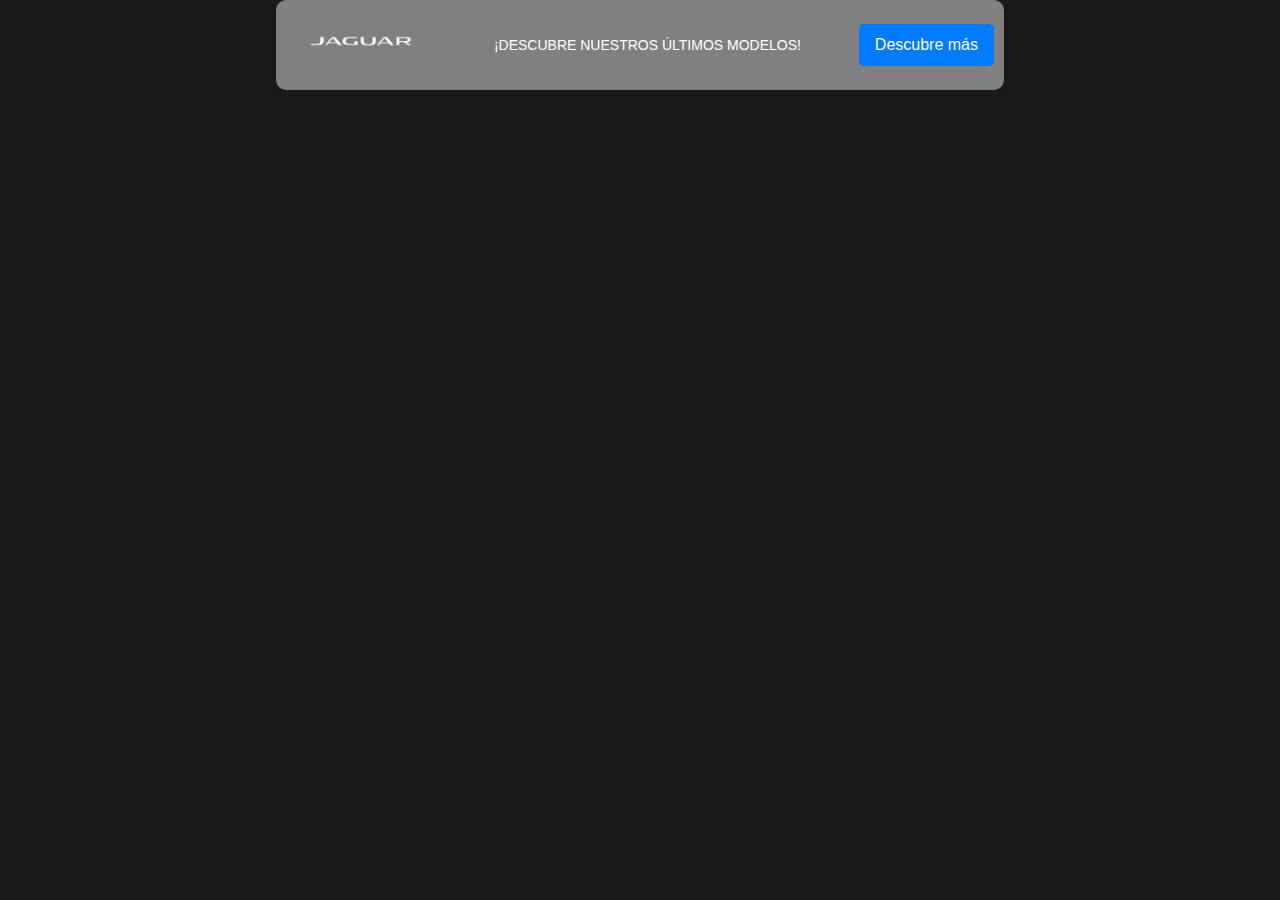
<file: Anuncio.html>
<!DOCTYPE html>
<html lang="es">
<head>
    <meta charset="UTF-8">
    <meta name="viewport" content="width=device-width, initial-scale=1.0">
    <title>Jaguar</title>
    <link rel="stylesheet" href="css/style.css">
    <script src="js/script.js" defer></script>
</head>
<body>
    <div class="anuncio">
        <div class="anuncio-logo">
            <a href="https://bameule.github.io/autosjaguar/" target="_blank">
                <img src="images/logo-jaguar.png" alt="Logo Jaguar" style="cursor: pointer;">
            </a>
        </div>
        <div class="anuncio-texto">
            <p>¡DESCUBRE NUESTROS ÚLTIMOS MODELOS!</p>
        </div>
        <div class="anuncio-boton">
            <a href="https://bameule.github.io/autosjaguar/" target="_blank" class="btn-descubrir">Descubre más</a>
        </div>
    </div>
</body>
</html>
</file>
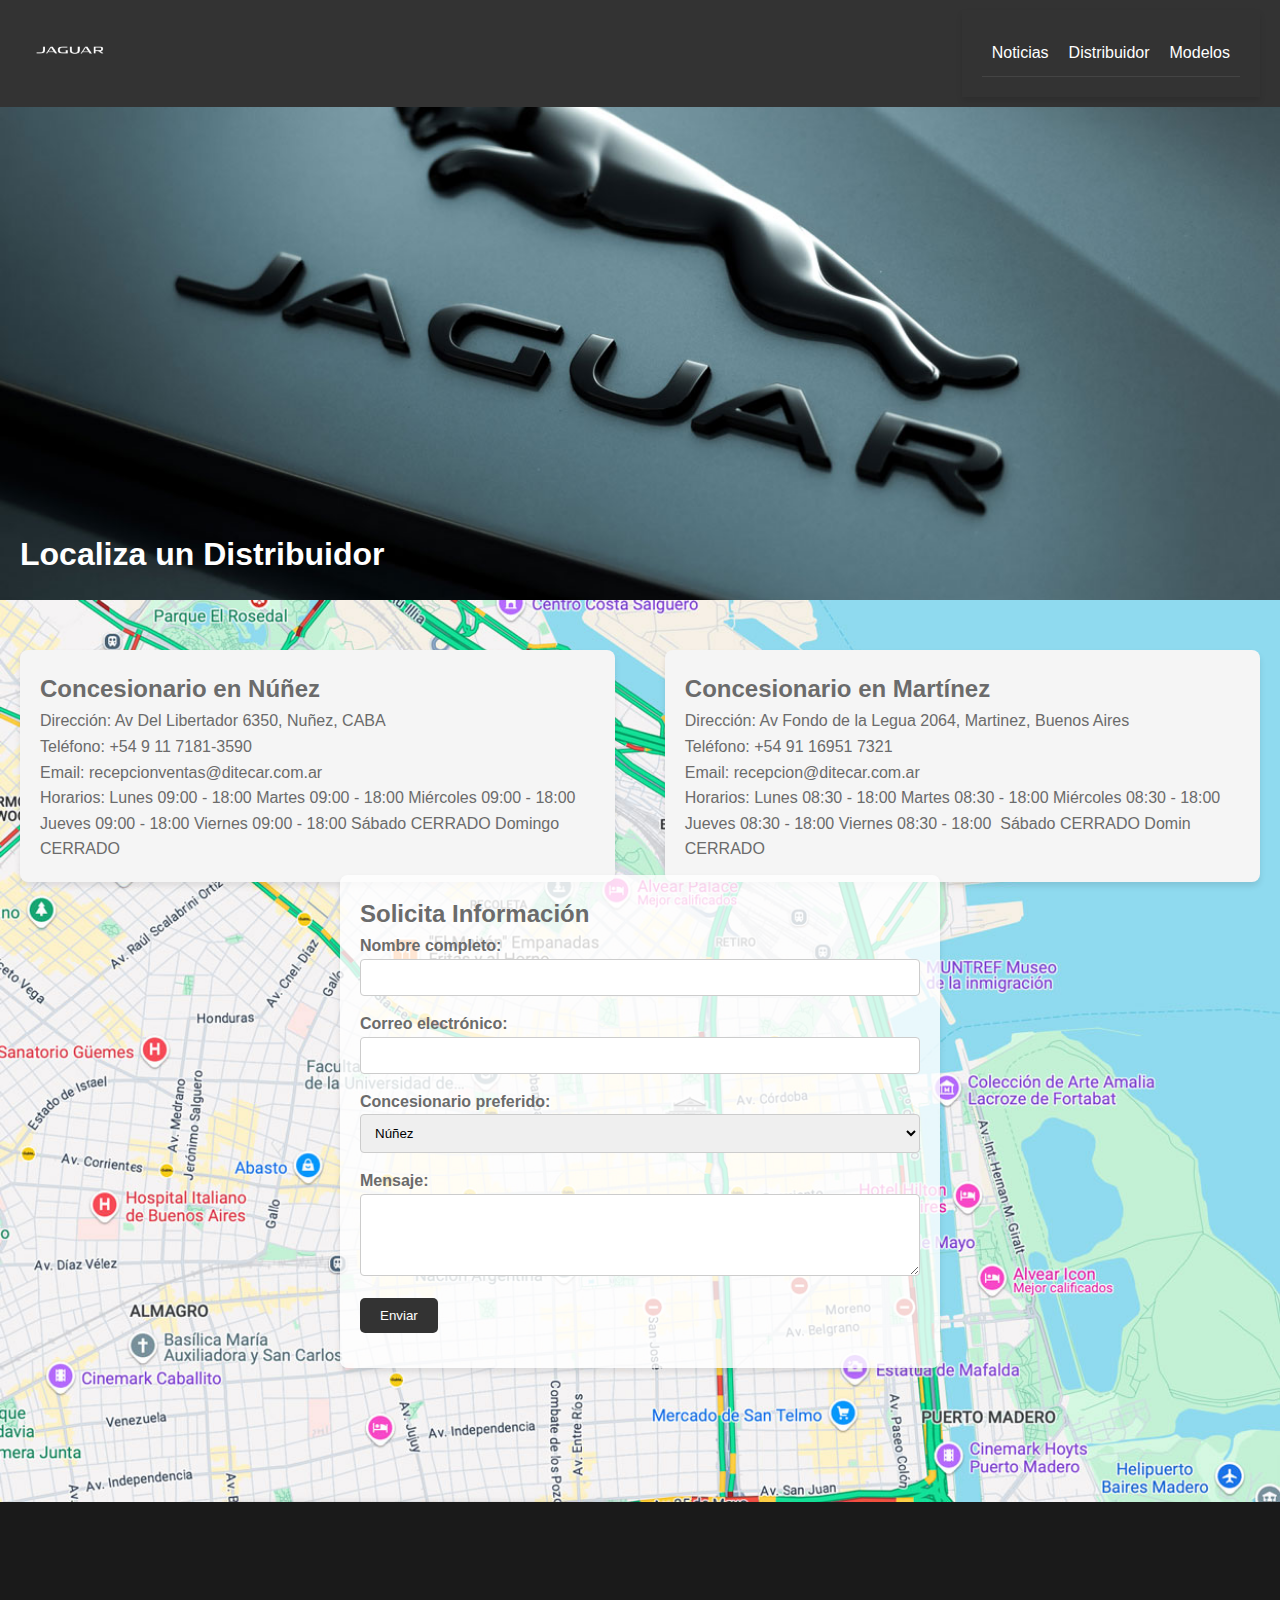
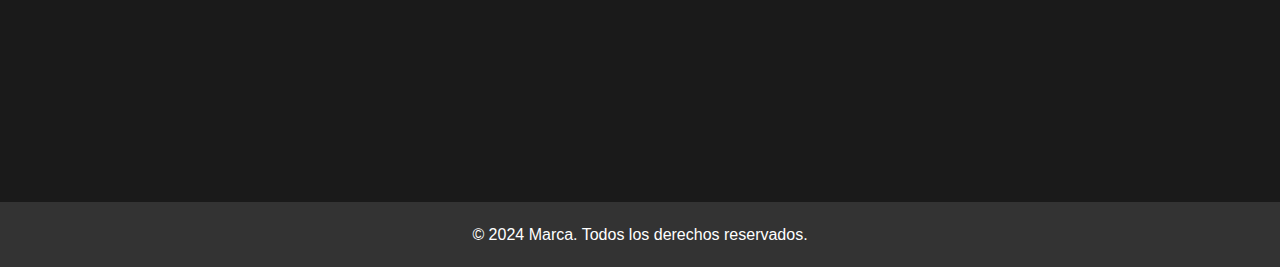
<file: distribuidor.html>
<!DOCTYPE html>
<html lang="es">
<head>
    <meta charset="UTF-8">
    <meta name="viewport" content="width=device-width, initial-scale=1.0">
    <title>Localiza un Distribuidor</title>
    <link rel="stylesheet" href="css/style.css">
</head>
<body>
    <header class="navbar">
    <div class="logo">
        <a href="index.html">
            <img src="images/logo-jaguar.png" alt="Logo de la Marca">
        </a>
    </div>
    <a href="#" class="menu-icon" onclick="MiFuncion()">
        <span>Menú</span>
        <img src="images/menu-iconq.jpeg" alt="Icono del Menú">
    </a>
    <nav id="navegador" class="menu-desplegable">
        <ul class="contenedor">
            <li><a href="noticias.html">Noticias</a></li>
            <li><a href="distribuidor.html">Distribuidor</a></li>
            <li class="dropdown">
                <a href="#" class="dropbtn">Modelos</a>
                <div class="dropdown-content">
                    <a href="jaguarf-type.html">JAGUAR F-TYPE</a>
                    <a href="jaguarf-pace.html">JAGUAR F-PACE</a>
                    <a href="jaguare-pace.html">JAGUAR E-PACE</a>
                    <a href="jaguar-i-pace-detalle.html">JAGUAR I-PACE</a>
                </div>
            </li>
        </ul>
    </nav>
</header>

    <!-- Imagen Principal -->
    <section class="imagen-distribuidorprincipal">
        <div class="contenido-imagen">
            <h1>Localiza un Distribuidor</h1>
        </div>
    </section>

    <!-- Mapa, Bloques de Información y Formulario -->
    <section class="mapa-concesionarios">
        <div class="mapa-fondo">
            <img src="images/mapa.jpg" alt="Mapa de Distribuidores">
        </div>
        <div class="info-concesionarios">
    <div class="concesionario">
        <h2>Concesionario en Núñez</h2>
        <p>Dirección: Av Del Libertador 6350, Nuñez, CABA</p>
        <p>Teléfono:&nbsp;+54 9 11 7181-3590</p>
        <p>Email: recepcionventas@ditecar.com.ar</p>
        <p>Horarios: Lunes 09:00 - 18:00 Martes 09:00 - 18:00 Miércoles 09:00 - 18:00 Jueves 09:00 - 18:00 Viernes 09:00 - 18:00 Sábado CERRADO Domingo CERRADO</p>
    </div>
    <div class="concesionario">
        <h2>Concesionario en Martínez</h2>
        <p>Dirección: Av Fondo de la Legua 2064, Martinez, Buenos Aires</p>
        <p>Teléfono: +54 91 16951 7321</p>
      <p>Email: recepcion@ditecar.com.ar</p>
        <p>Horarios:&nbsp;Lunes 08:30 - 18:00 Martes 08:30 - 18:00 Miércoles 08:30 - 18:00&nbsp; Jueves 08:30 - 18:00 Viernes 08:30 - 18:00&nbsp; Sábado CERRADO Domin&nbsp; CERRADO</p>
    </div>
</div>

<div class="formulario-solicitud">
    <h2>Solicita Información</h2>
    <form id="contact-form" class="formulario-jaguar" action="respuesta.html" method="get">
        <div>
            <label for="name">Nombre completo:</label>
            <input type="text" id="name" name="name" required>
        </div>
        <div>
            <label for="email">Correo electrónico:</label>
            <input type="email" id="email" name="email" required>
        </div>
        <div>
            <label for="dealership">Concesionario preferido:</label>
            <select id="dealership" name="dealership">
                <option value="Núñez">Núñez</option>
                <option value="Martínez">Martínez</option>
            </select>
        </div>
        <div>
            <label for="message">Mensaje:</label>
            <textarea id="message" name="message" rows="4"></textarea>
        </div>
        <div>
            <button type="submit" class="btn-enviar">Enviar</button>
        </div>
    </form>
</div>

<!-- Modal de confirmación -->
<div id="confirmationModal" class="modal">
    <div class="modal-content">
        <span class="close-button">&times;</span>
        <h2>¡Solicitud Enviada!</h2>
        <p>Tu solicitud ha sido enviada con éxito. Nos pondremos en contacto contigo pronto.</p>
    </div>
</div>
    </section>

    <!-- Footer -->
    <footer class="footer">
        <p>&copy; 2024 Marca. Todos los derechos reservados.</p>
    </footer>
	<script>
document.getElementById('contact-form').onsubmit = function() {
    // Mostrar el modal de confirmación
    document.getElementById('confirmationModal').style.display = 'flex';
    
    // Opcional: Limpiar el formulario después de enviarlo
    document.getElementById('contact-form').reset();
};

// Cerrar el modal al hacer clic en la "X"
document.querySelector('.close-button').onclick = function() {
    document.getElementById('confirmationModal').style.display = 'none';
};

// Cerrar el modal al hacer clic fuera de él
window.onclick = function(event) {
    if (event.target == document.getElementById('confirmationModal')) {
        document.getElementById('confirmationModal').style.display = 'none';
    }
};
</script>
</body>
</html>
</file>
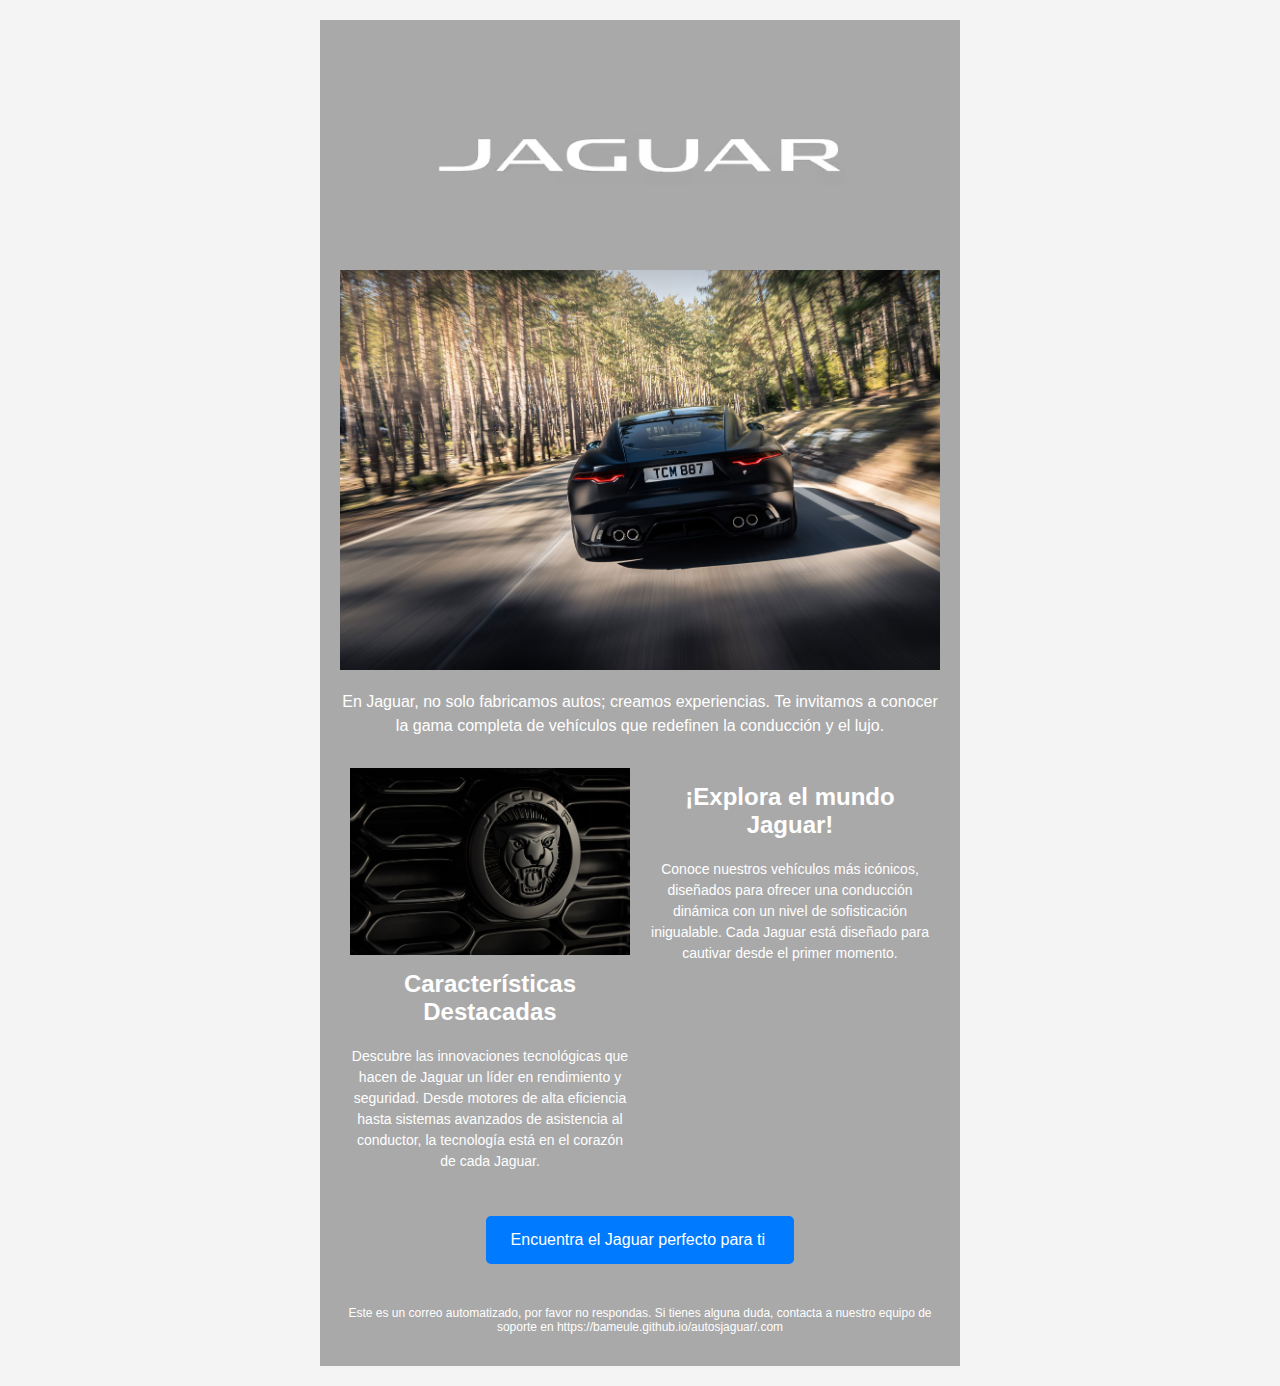
<file: email.html>
<!DOCTYPE html>
<html lang="es">
<head>
    <meta charset="UTF-8">
    <meta name="viewport" content="width=device-width, initial-scale=1.0">
    <title>Promoción del Sitio Jaguar</title>
</head>
<body style="font-family: Arial, sans-serif; background-color: white; margin: 0; padding: 0;">
    <!-- Contenedor principal -->
    <div style="background-color: #f4f4f4; padding: 20px 0; text-align: center;">
        <!-- Contenido del email -->
        <div style="background-color: darkgrey; padding: 20px; max-width: 600px; margin: 0 auto;">
            <!-- Encabezado -->
            <img src="https://bameule.github.io/autosjaguar/logo-jaguar.png" alt="Logo Jaguar" style="border: 0; display: block; width: 100%; max-width: 600px; height: auto;">

            <!-- Imagen Principal -->
            <img src="https://bameule.github.io/autosjaguar/imagen-principal.jpg" alt="Imagen Principal" style="border: 0; display: block; width: 100%; max-width: 600px; height: auto;">

            <!-- Texto e Introducción -->
            <p style="color: white; font-size: 16px; line-height: 1.5; margin: 20px 0;">
                En Jaguar, no solo fabricamos autos; creamos experiencias. Te invitamos a conocer la gama completa de vehículos que redefinen la conducción y el lujo.
            </p>

            <!-- Contenido en 2 Columnas usando divs -->
            <div style="display: flex; flex-wrap: wrap; justify-content: space-between;">
                <!-- Primera Columna -->
                <div style="flex: 1; min-width: 280px; padding: 10px; box-sizing: border-box; color: white;">
                    <img src="https://bameule.github.io/autosjaguar/jaguarnoticiaprincipal.jpg" alt="Imagen Descriptiva" style="border: 0; display: block; width: 100%; height: auto;">
                    <h2 style="margin-top: 15px;">Características Destacadas</h2>
                    <p style="font-size: 14px; line-height: 1.5;">
                        Descubre las innovaciones tecnológicas que hacen de Jaguar un líder en rendimiento y seguridad. Desde motores de alta eficiencia hasta sistemas avanzados de asistencia al conductor, la tecnología está en el corazón de cada Jaguar.
                    </p>
                </div>

                <!-- Segunda Columna -->
                <div style="flex: 1; min-width: 280px; padding: 10px; box-sizing: border-box; color: white;">
                    <h2 style="margin-top: 15px;">¡Explora el mundo Jaguar!</h2>
                    <p style="font-size: 14px; line-height: 1.5;">
                        Conoce nuestros vehículos más icónicos, diseñados para ofrecer una conducción dinámica con un nivel de sofisticación inigualable. Cada Jaguar está diseñado para cautivar desde el primer momento.
                    </p>
                </div>
            </div>

            <!-- Botón de Llamada a la Acción -->
            <a href="https://bameule.github.io/autosjaguar/" style="display: inline-block; background-color: #007BFF; color: white; padding: 15px 25px; text-decoration: none; border-radius: 5px; margin-top: 20px;">
                Encuentra el Jaguar perfecto para ti&nbsp;
            </a>

            <!-- Pie del Email -->
            <p style="color: white; font-size: 12px; padding-top: 30px;">
                Este es un correo automatizado, por favor no respondas. Si tienes alguna duda, contacta a nuestro equipo de soporte en https://bameule.github.io/autosjaguar/.com
            </p>
        </div>
    </div>
</body>
</html>
</file>
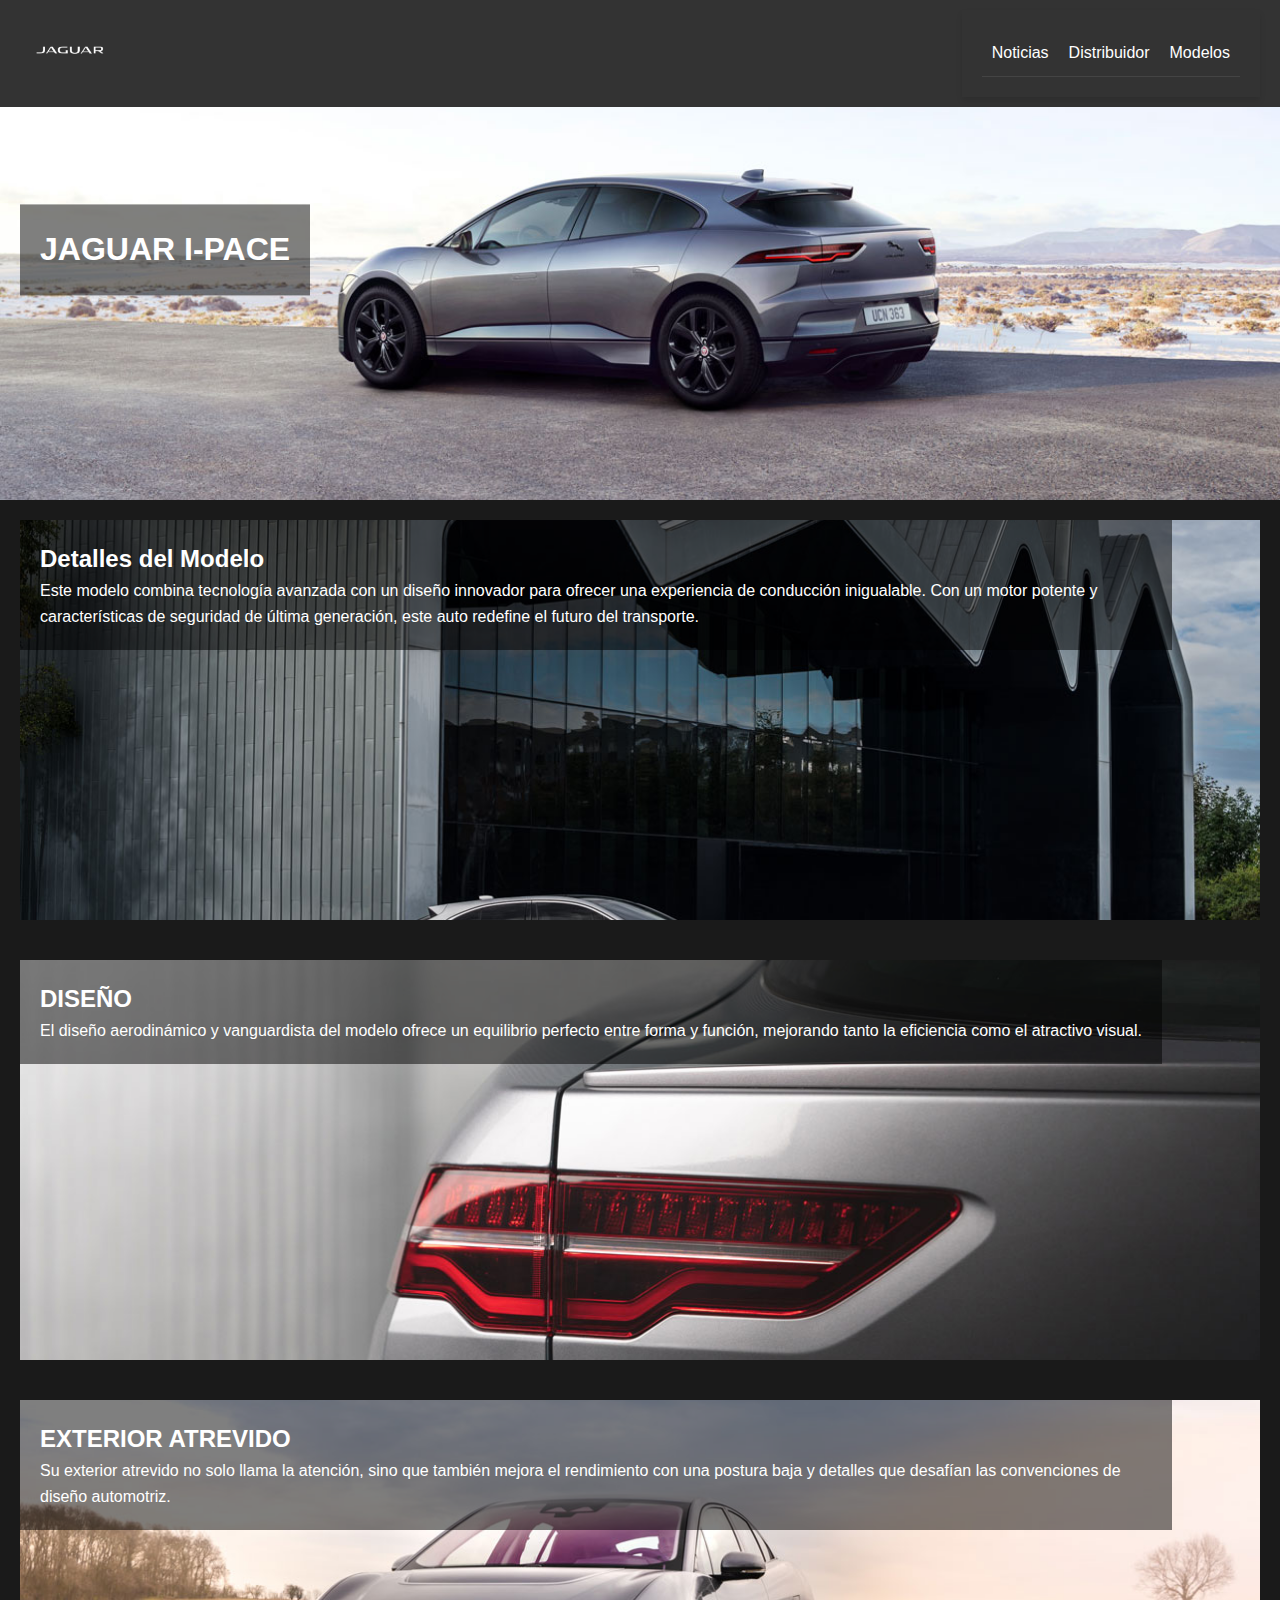
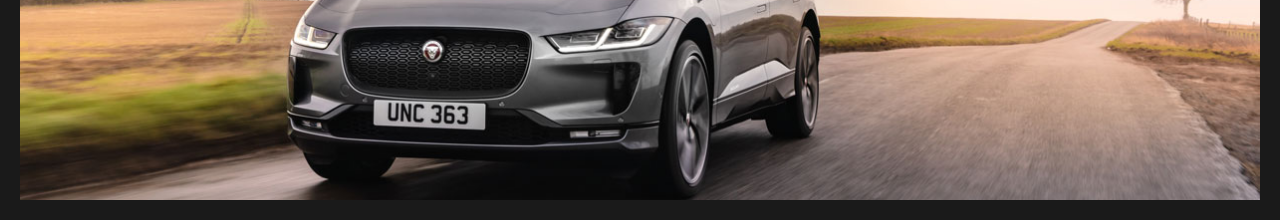
<file: jaguar-i-pace-detalle.html>
<!DOCTYPE html>
<html lang="es">
<head>
    <meta charset="UTF-8">
    <meta name="viewport" content="width=device-width, initial-scale=1.0">
    <title>JAGUAR I-PACE</title>
    <link rel="stylesheet" href="css/style.css">
    <script src="js/script.js" defer></script>
</head>
<body>
    <header class="navbar">
    <div class="logo">
        <a href="index.html">
            <img src="images/logo-jaguar.png" alt="Logo de la Marca">
        </a>
    </div>
    <a href="#" class="menu-icon" onclick="MiFuncion()">
        <span>Menú</span>
        <img src="images/menu-iconq.jpeg" alt="Icono del Menú">
    </a>
    <nav id="navegador" class="menu-desplegable">
        <ul class="contenedor">
            <li><a href="noticias.html">Noticias</a></li>
            <li><a href="distribuidor.html">Distribuidor</a></li>
            <li class="dropdown">
                <a href="#" class="dropbtn">Modelos</a>
                <div class="dropdown-content">
                    <a href="jaguarf-type.html">JAGUAR F-TYPE</a>
                    <a href="jaguarf-pace.html">JAGUAR F-PACE</a>
                    <a href="jaguare-pace.html">JAGUAR E-PACE</a>
                    <a href="jaguar-i-pace-detalle.html">JAGUAR I-PACE</a>
                </div>
            </li>
        </ul>
    </nav>
</header>

    <section class="hero">
        <div class="hero-image" style="background-image: url('images/jaguari-pacevisto-de-atras.jpg');">
            <div class="hero-text">
                <h1>JAGUAR I-PACE</h1>
            </div>
        </div>
    </section>

    <section class="modelo-detalle">
        <div class="detalle-image" style="background-image: url('images/jaguarenlugarpiola.jpg');"></div>
        <div class="detalle-text">
            <h2>Detalles del Modelo</h2>
            <p>Este modelo combina tecnología avanzada con un diseño innovador para ofrecer una experiencia de conducción inigualable. Con un motor potente y características de seguridad de última generación, este auto redefine el futuro del transporte.</p>
        </div>
    </section>

    <section class="diseno">
        <div class="diseno-image" style="background-image: url('images/jaguari-pacedercha.jpg');"></div>
        <div class="diseno-text">
            <h2>DISEÑO</h2>
            <p>El diseño aerodinámico y vanguardista del modelo ofrece un equilibrio perfecto entre forma y función, mejorando tanto la eficiencia como el atractivo visual.</p>
        </div>
    </section>

    <section class="exterior">
        <div class="exterior-image" style="background-image: url('images/jaguari-paceparaadelante.jpg');"></div>
        <div class="exterior-text">
            <h2>EXTERIOR ATREVIDO</h2>
            <p>Su exterior atrevido no solo llama la atención, sino que también mejora el rendimiento con una postura baja y detalles que desafían las convenciones de diseño automotriz.</p>
        </div>
    </section>
</body>
</html>
</file>
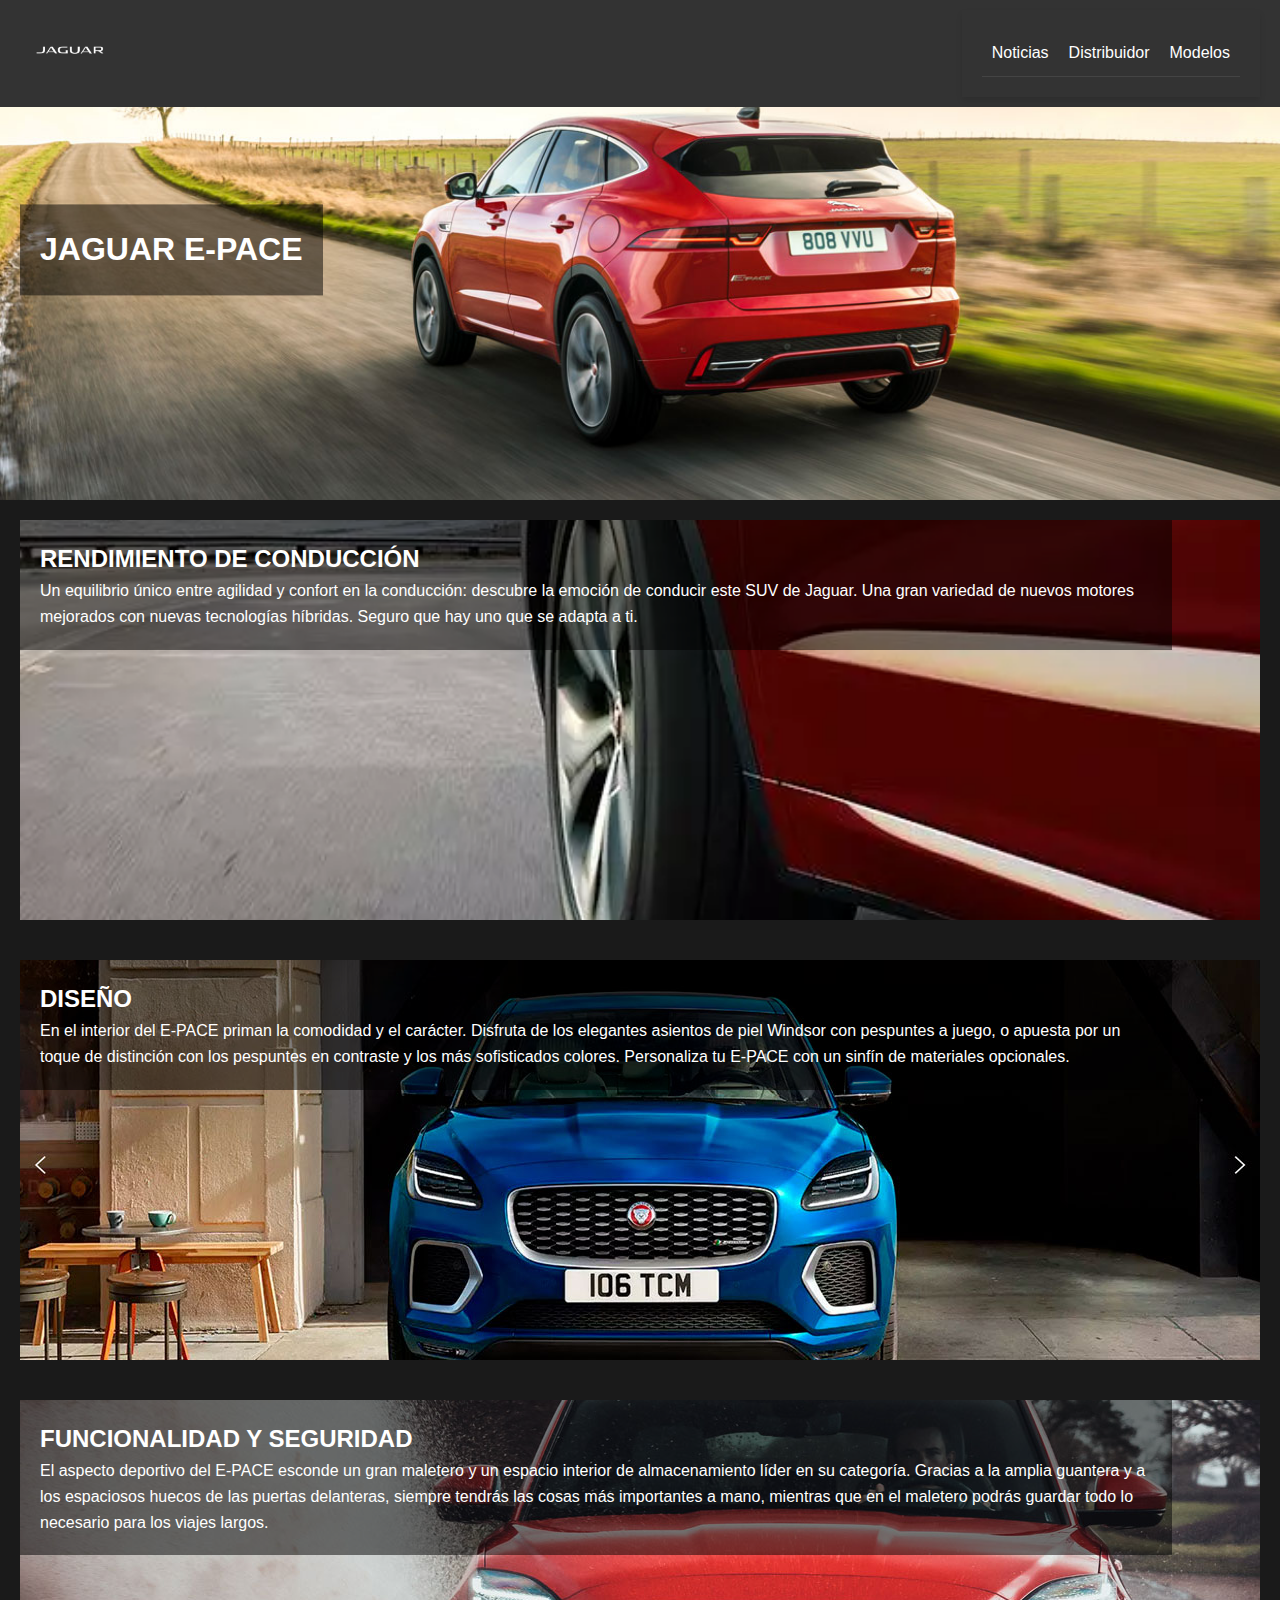
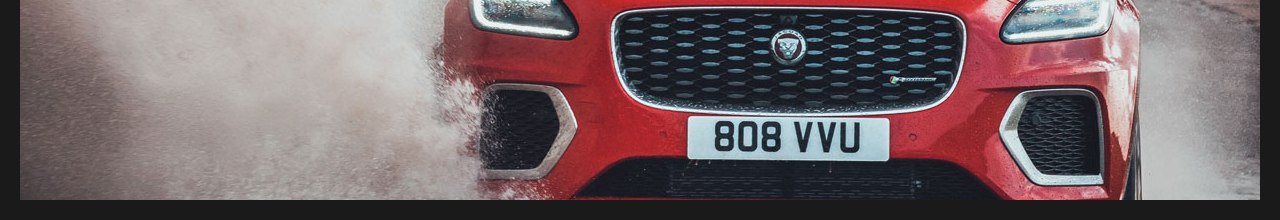
<file: jaguare-pace.html>
<!DOCTYPE html>
<html lang="es">
<head>
    <meta charset="UTF-8">
    <meta name="viewport" content="width=device-width, initial-scale=1.0">
    <title>JAGUAR I-PACE</title>
    <link rel="stylesheet" href="css/style.css">
    <script src="js/script.js" defer></script>
</head>
<body>
        <header class="navbar">
    <div class="logo">
        <a href="index.html">
            <img src="images/logo-jaguar.png" alt="Logo de la Marca">
        </a>
    </div>
    <a href="#" class="menu-icon" onclick="MiFuncion()">
        <span>Menú</span>
        <img src="images/menu-iconq.jpeg" alt="Icono del Menú">
    </a>
    <nav id="navegador" class="menu-desplegable">
        <ul class="contenedor">
            <li><a href="noticias.html">Noticias</a></li>
            <li><a href="distribuidor.html">Distribuidor</a></li>
            <li class="dropdown">
                <a href="#" class="dropbtn">Modelos</a>
                <div class="dropdown-content">
                    <a href="jaguarf-type.html">JAGUAR F-TYPE</a>
                    <a href="jaguarf-pace.html">JAGUAR F-PACE</a>
                    <a href="jaguare-pace.html">JAGUAR E-PACE</a>
                    <a href="jaguar-i-pace-detalle.html">JAGUAR I-PACE</a>
                </div>
            </li>
        </ul>
    </nav>
</header>

    <section class="hero">
        <div class="hero-image" style="background-image: url('images/rojo.jpg');">
            <div class="hero-text">
                <h1>JAGUAR E-PACE</h1>
            </div>
        </div>
    </section>

    <section class="modelo-detalle">
        <div class="detalle-image" style="background-image: url('images/e-pacerueda.webp');"></div>
        <div class="detalle-text">
            <h2>RENDIMIENTO DE CONDUCCIÓN&nbsp;</h2>
            <p>Un equilibrio único entre agilidad y confort en la conducción: descubre la emoción de conducir este SUV de Jaguar. Una gran variedad de nuevos motores mejorados con nuevas tecnologías híbridas. Seguro que hay uno que se adapta a ti.</p>
        </div>
    </section>

    <section class="diseno">
        <div class="diseno-image" style="background-image: url('images/jaguare-pacedeafuera.jpg');"></div>
        <div class="diseno-text">
            <h2>DISEÑO</h2>
            <p>En el interior del E-PACE priman la comodidad y el carácter. Disfruta de los elegantes asientos de piel Windsor con pespuntes a juego, o apuesta por un toque de distinción con los pespuntes en contraste y los más sofisticados colores. Personaliza tu E-PACE con un sinfín de materiales opcionales.</p>
        </div>
    </section>

    <section class="exterior">
        <div class="exterior-image" style="background-image: url('images/mojado.jpg');"></div>
        <div class="exterior-text">
            <h2>FUNCIONALIDAD Y SEGURIDAD</h2>
            <p>El aspecto deportivo del E‑PACE esconde un gran maletero y un espacio interior de almacenamiento líder en su categoría. Gracias a la amplia guantera y a los espaciosos huecos de las puertas delanteras, siempre tendrás las cosas más importantes a mano, mientras que en el maletero podrás guardar todo lo necesario para los viajes largos.</p>
      </div>
    </section>
</body>
</html>
</file>
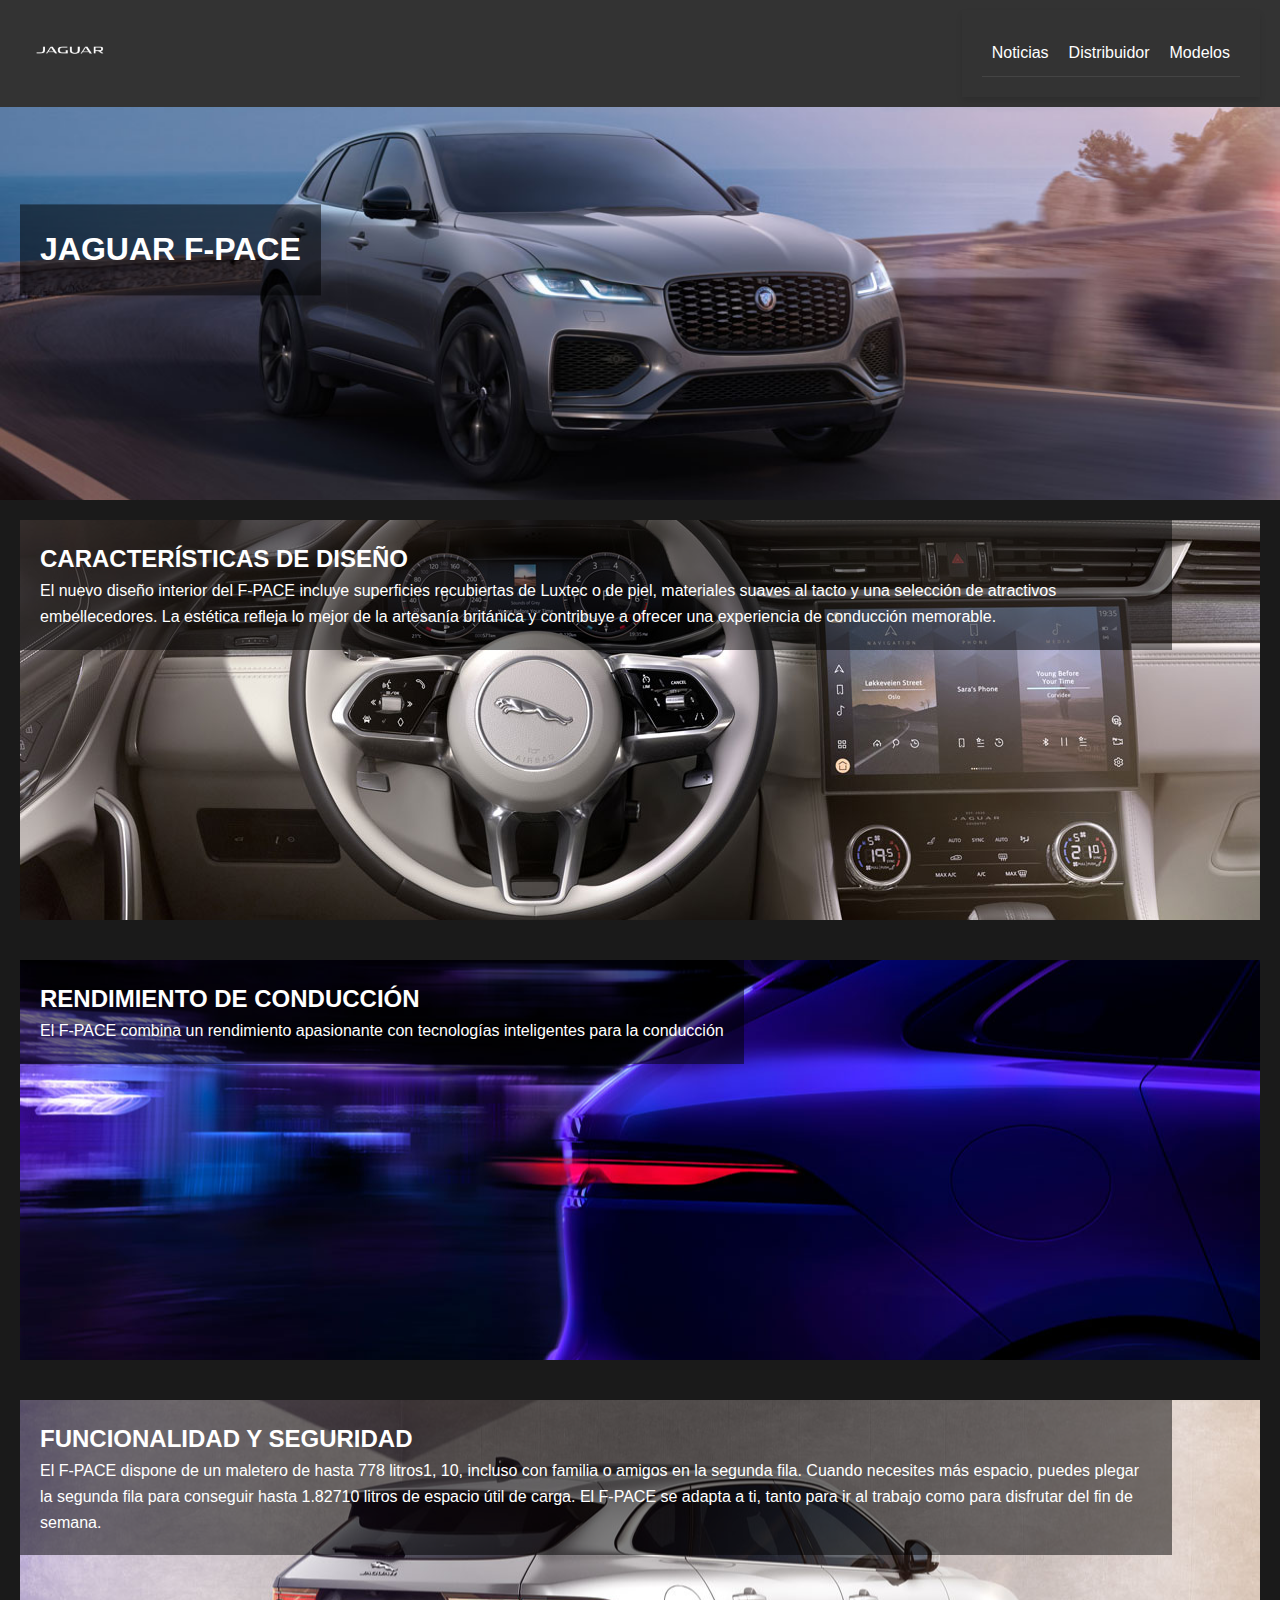
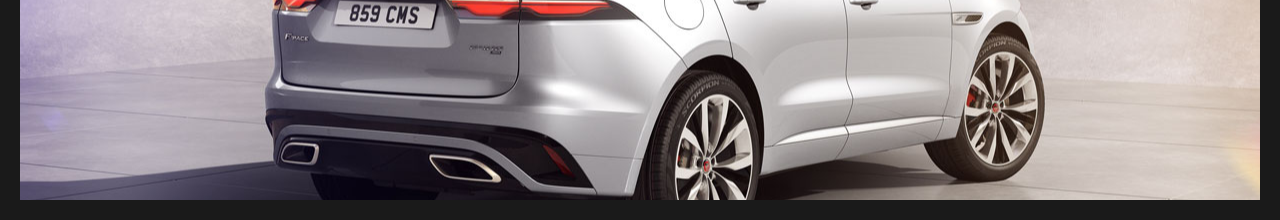
<file: jaguarf-pace.html>
<!DOCTYPE html>
<html lang="es">
<head>
    <meta charset="UTF-8">
    <meta name="viewport" content="width=device-width, initial-scale=1.0">
    <title>JAGUAR I-PACE</title>
    <link rel="stylesheet" href="css/style.css">
    <script src="js/script.js" defer></script>
</head>
<body>
        <header class="navbar">
    <div class="logo">
        <a href="index.html">
            <img src="images/logo-jaguar.png" alt="Logo de la Marca">
        </a>
    </div>
    <a href="#" class="menu-icon" onclick="MiFuncion()">
        <span>Menú</span>
        <img src="images/menu-iconq.jpeg" alt="Icono del Menú">
    </a>
    <nav id="navegador" class="menu-desplegable">
        <ul class="contenedor">
            <li><a href="noticias.html">Noticias</a></li>
            <li><a href="distribuidor.html">Distribuidor</a></li>
            <li class="dropdown">
                <a href="#" class="dropbtn">Modelos</a>
                <div class="dropdown-content">
                    <a href="jaguarf-type.html">JAGUAR F-TYPE</a>
                    <a href="jaguarf-pace.html">JAGUAR F-PACE</a>
                    <a href="jaguare-pace.html">JAGUAR E-PACE</a>
                    <a href="jaguar-i-pace-detalle.html">JAGUAR I-PACE</a>
                </div>
            </li>
        </ul>
    </nav>
</header>

    <section class="hero">
        <div class="hero-image" style="background-image: url('images/F-PACE-90th-dynamic.jpg');">
            <div class="hero-text">
                <h1>JAGUAR F-PACE</h1>
            </div>
        </div>
    </section>

    <section class="modelo-detalle">
        <div class="detalle-image" style="background-image: url('images/F-PACE-90th-interior.jpg');"></div>
        <div class="detalle-text">
            <h2>CARACTERÍSTICAS DE DISEÑO</h2>
            <p>El nuevo diseño interior del F-PACE incluye superficies recubiertas de Luxtec o de piel, materiales suaves al tacto y una selección de atractivos embellecedores. La estética refleja lo mejor de la artesanía británica y contribuye a ofrecer una experiencia de conducción memorable.</p>
        </div>
    </section>

    <section class="diseno">
        <div class="diseno-image" style="background-image: url('images/Jag_F-PACE_24MY_Exterior_08_Detail_GL_001_141222.jpg');"></div>
        <div class="diseno-text">
            <h2>RENDIMIENTO DE CONDUCCIÓN</h2>
            <p>El F-PACE combina un rendimiento apasionante con tecnologías inteligentes para la conducción</p>
        </div>
    </section>

    <section class="exterior">
        <div class="exterior-image" style="background-image: url('images/Jag_F-PACE_22MY_03_R-Dynamic_Exterior_Rear_3-4_110821.jpg');"></div>
        <div class="exterior-text">
            <h2>FUNCIONALIDAD Y SEGURIDAD</h2>
            <p>El F-PACE dispone de un maletero de hasta 778 litros1, 10, incluso con familia o amigos en la segunda fila. Cuando necesites más espacio, puedes plegar la segunda fila para conseguir hasta 1.82710 litros de espacio útil de carga. El F‑PACE se adapta a ti, tanto para ir al trabajo como para disfrutar del fin de semana.</p>
        </div>
    </section>
</body>
</html>
</file>
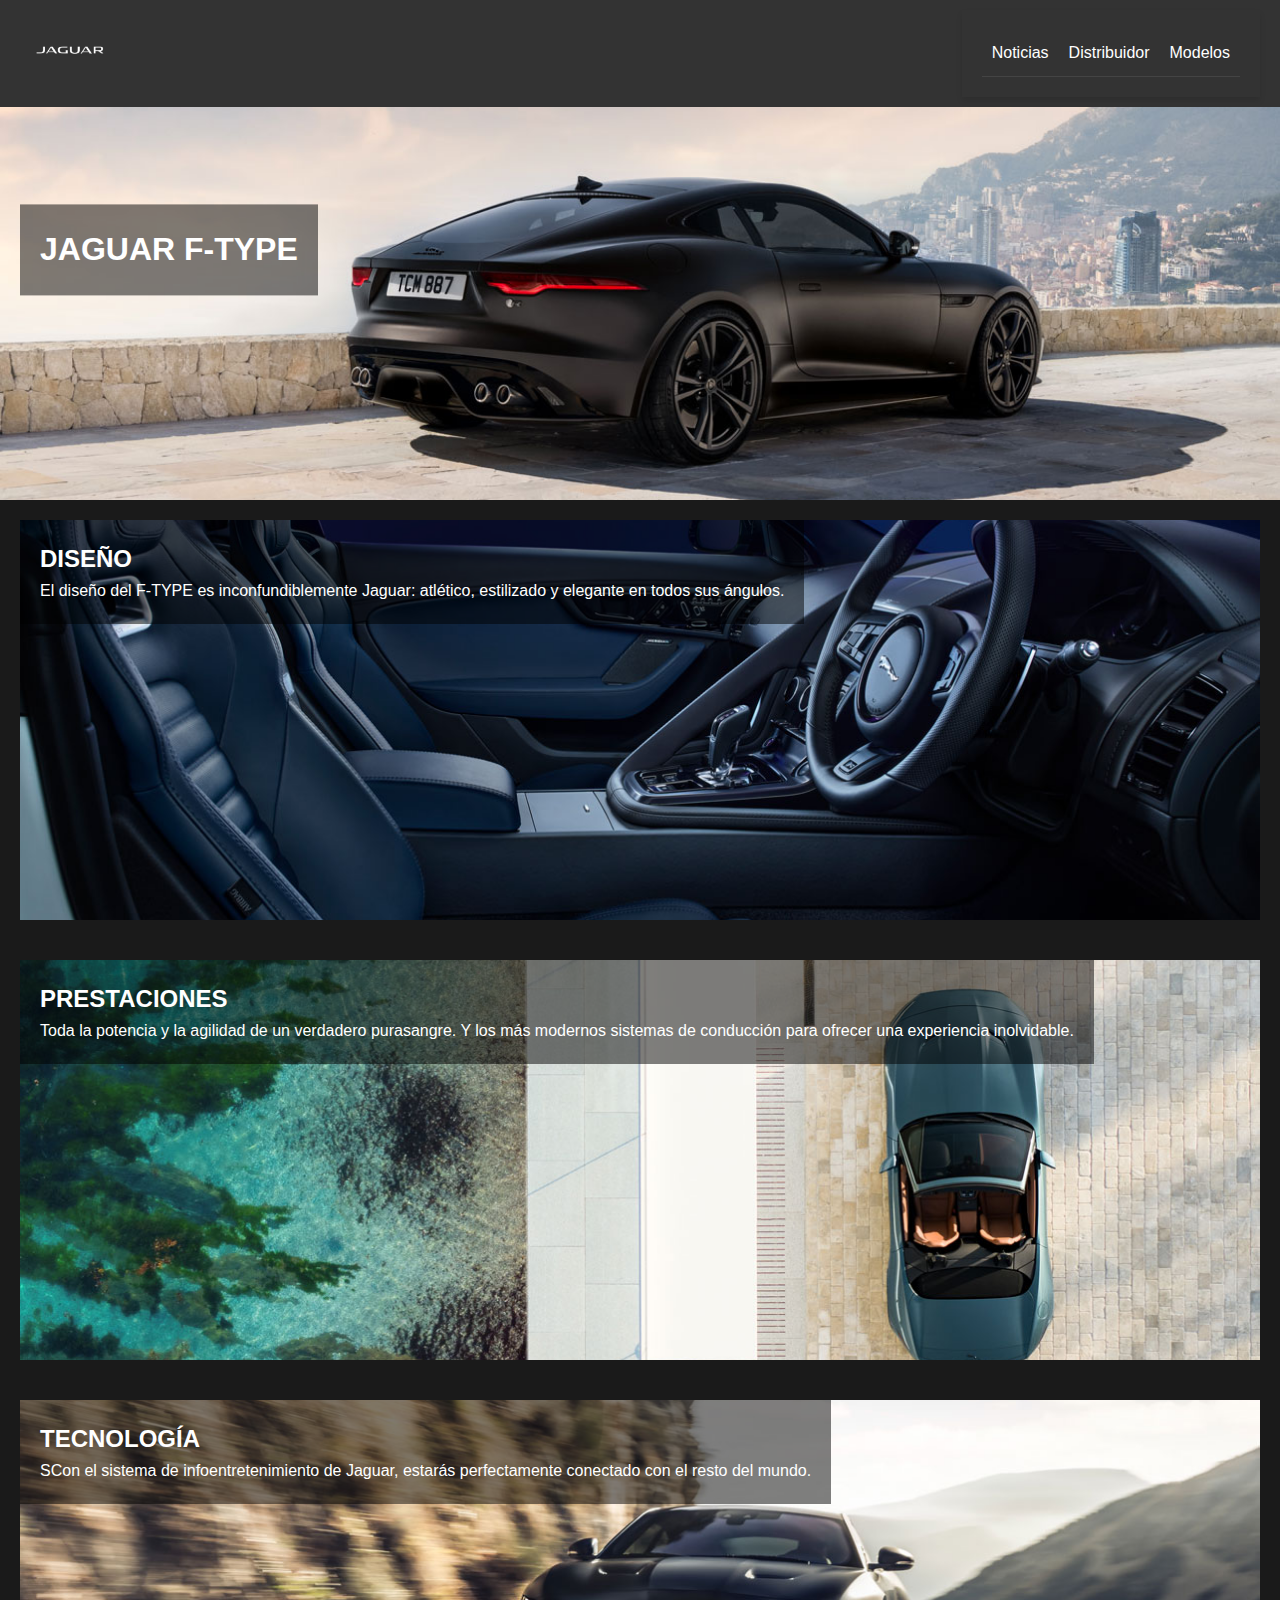
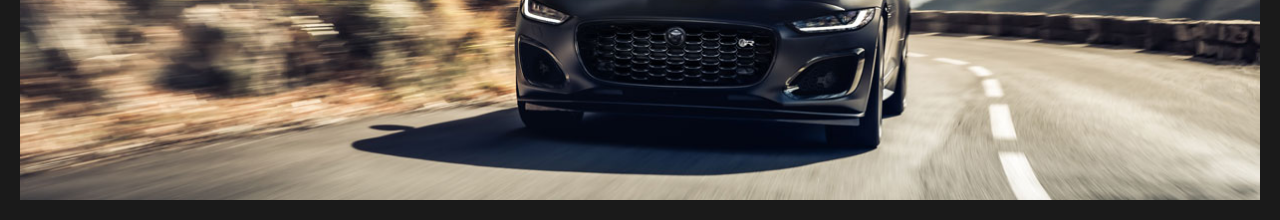
<file: jaguarf-type.html>
<!DOCTYPE html>
<html lang="es">
<head>
    <meta charset="UTF-8">
    <meta name="viewport" content="width=device-width, initial-scale=1.0">
    <title>JAGUAR I-PACE</title>
    <link rel="stylesheet" href="css/style.css">
    <script src="js/script.js" defer></script>
</head>
<body>
      <header class="navbar">
    <div class="logo">
        <a href="index.html">
            <img src="images/logo-jaguar.png" alt="Logo de la Marca">
        </a>
    </div>
    <a href="#" class="menu-icon" onclick="MiFuncion()">
        <span>Menú</span>
        <img src="images/menu-iconq.jpeg" alt="Icono del Menú">
    </a>
    <nav id="navegador" class="menu-desplegable">
        <ul class="contenedor">
            <li><a href="noticias.html">Noticias</a></li>
            <li><a href="distribuidor.html">Distribuidor</a></li>
            <li class="dropdown">
                <a href="#" class="dropbtn">Modelos</a>
                <div class="dropdown-content">
                    <a href="jaguarf-type.html">JAGUAR F-TYPE</a>
                    <a href="jaguarf-pace.html">JAGUAR F-PACE</a>
                    <a href="jaguare-pace.html">JAGUAR E-PACE</a>
                    <a href="jaguar-i-pace-detalle.html">JAGUAR I-PACE</a>
                </div>
            </li>
        </ul>
    </nav>
</header>

    <section class="hero">
        <div class="hero-image" style="background-image: url('images/Jag_F-TYPE_exterior.jpg');">
            <div class="hero-text">
                <h1>JAGUAR F-TYPE</h1>
            </div>
        </div>
    </section>

    <section class="modelo-detalle">
        <div class="detalle-image" style="background-image: url('images/jaguar-e-typeadentro.jpg');"></div>
        <div class="detalle-text">
            <h2>DISEÑO</h2>
            <p>El diseño del F-TYPE es inconfundiblemente Jaguar: atlético, estilizado y elegante en todos sus ángulos.</p>
        </div>
    </section>

    <section class="diseno">
        <div class="diseno-image" style="background-image: url('images/jaguare-typealladodelagua.jpg');"></div>
        <div class="diseno-text">
            <h2>PRESTACIONES</h2>
            <p>Toda la potencia y la agilidad de un verdadero purasangre. Y los más modernos sistemas de conducción para ofrecer una experiencia inolvidable.</p>
        </div>
    </section>

    <section class="exterior">
        <div class="exterior-image" style="background-image: url('images/Jag_F-TYPEadelante.jpg');"></div>
        <div class="exterior-text">
            <h2>TECNOLOGÍA</h2>
            <p>SCon el sistema de infoentretenimiento de Jaguar, estarás perfectamente conectado con el resto del mundo.</p>
        </div>
    </section>
</body>
</html>
</file>
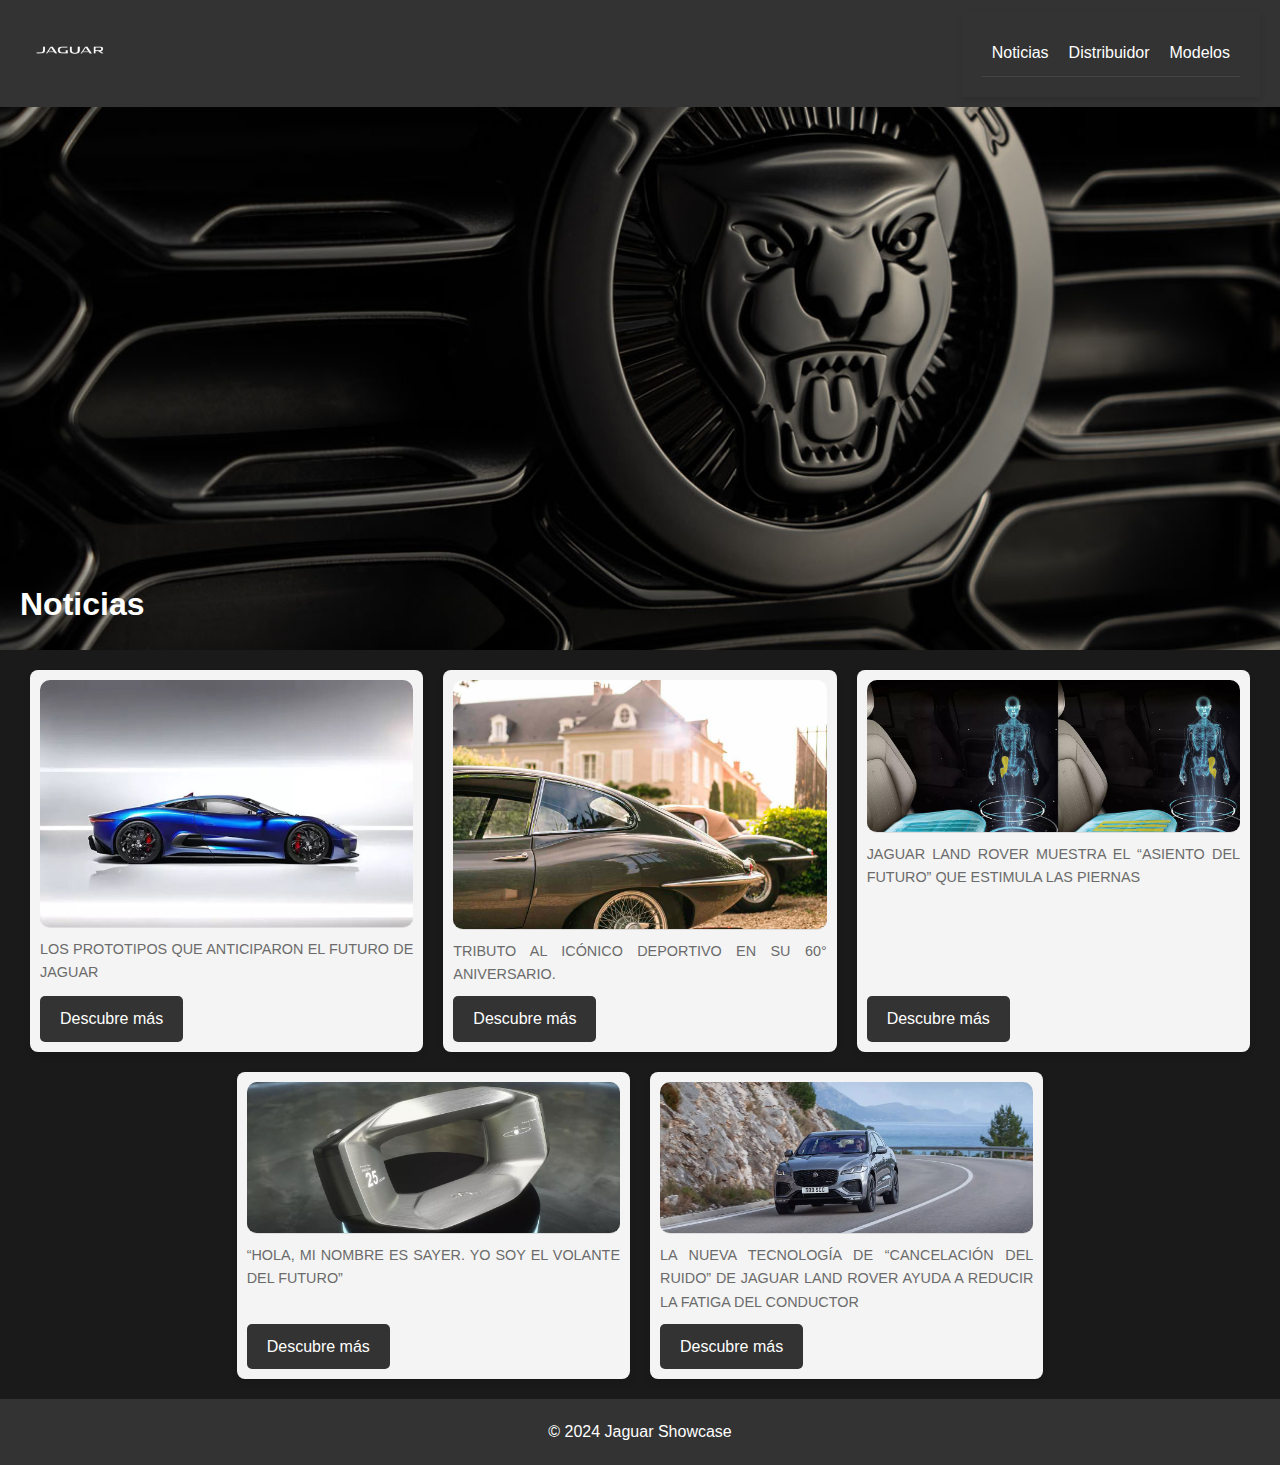
<file: noticias.html>
<!DOCTYPE html>
<html lang="es">
<head>
    <meta charset="UTF-8">
    <meta name="viewport" content="width=device-width, initial-scale=1.0">
    <title>Jaguar Showcase - Noticias</title>
    <link rel="stylesheet" href="css/style.css">
    <script src="js/script.js" defer></script>
</head>
<body>
<header class="navbar">
    <div class="logo">
        <a href="index.html">
            <img src="images/logo-jaguar.png" alt="Logo de la Marca">
        </a>
    </div>
    <a href="#" class="menu-icon" onclick="MiFuncion()">
        <span>Menú</span>
        <img src="images/menu-iconq.jpeg" alt="Icono del Menú">
    </a>
    <nav id="navegador" class="menu-desplegable">
        <ul class="contenedor">
            <li><a href="noticias.html">Noticias</a></li>
            <li><a href="distribuidor.html">Distribuidor</a></li>
            <li class="dropdown">
                <a href="#" class="dropbtn">Modelos</a>
                <div class="dropdown-content">
                    <a href="jaguarf-type.html">JAGUAR F-TYPE</a>
                    <a href="jaguarf-pace.html">JAGUAR F-PACE</a>
                    <a href="jaguare-pace.html">JAGUAR E-PACE</a>
                    <a href="jaguar-i-pace-detalle.html">JAGUAR I-PACE</a>
                </div>
            </li>
        </ul>
    </nav>
</header>

    <!-- Imagen Principal -->
    <section class="imagen-noticiaprincipal">
        <div class="contenido-imagen">
            <h1>Noticias</h1>
        </div>
    </section>

    <!-- Bloques de Noticias -->
    <section class="modelos-autos">
      <div class="cuadro">
          <img src="images/azul.jpg" alt="Noticia 1">
          <p>LOS PROTOTIPOS QUE ANTICIPARON EL FUTURO DE JAGUAR</p>
          <a href="#" class="btn-descubrir">Descubre más</a>
      </div>
      <div class="cuadro">
          <img src="images/classic.jpg" alt="Noticia 2">
          <p>TRIBUTO AL ICÓNICO DEPORTIVO EN SU 60° ANIVERSARIO.</p>
          <a href="#" class="btn-descubrir">Descubre más</a>
      </div>
      <div class="cuadro">
          <img src="images/asiento.jpg" alt="Noticia 3">
          <p>JAGUAR LAND ROVER MUESTRA EL “ASIENTO DEL FUTURO” QUE ESTIMULA LAS PIERNAS</p>
          <a href="#" class="btn-descubrir">Descubre más</a>
      </div>
      <div class="cuadro">
          <img src="images/volante.jpg" alt="Noticia 4">
          <p>“HOLA, MI NOMBRE ES SAYER. YO SOY EL VOLANTE DEL FUTURO”</p>
          <a href="#" class="btn-descubrir">Descubre más</a>
      </div>
      <div class="cuadro">
          <img src="images/gris.jpg" alt="Noticia 5">
          <p>LA NUEVA TECNOLOGÍA DE “CANCELACIÓN DEL RUIDO” DE JAGUAR LAND ROVER AYUDA A REDUCIR LA FATIGA DEL CONDUCTOR</p>
          <a href="#" class="btn-descubrir">Descubre más</a>
      </div>
  </section>

    <!-- Footer -->
    <footer class="footer">
        <p>&copy; 2024 Jaguar Showcase</p>
    </footer>

    <script src="script.js"></script>
</body>
</html>
</file>
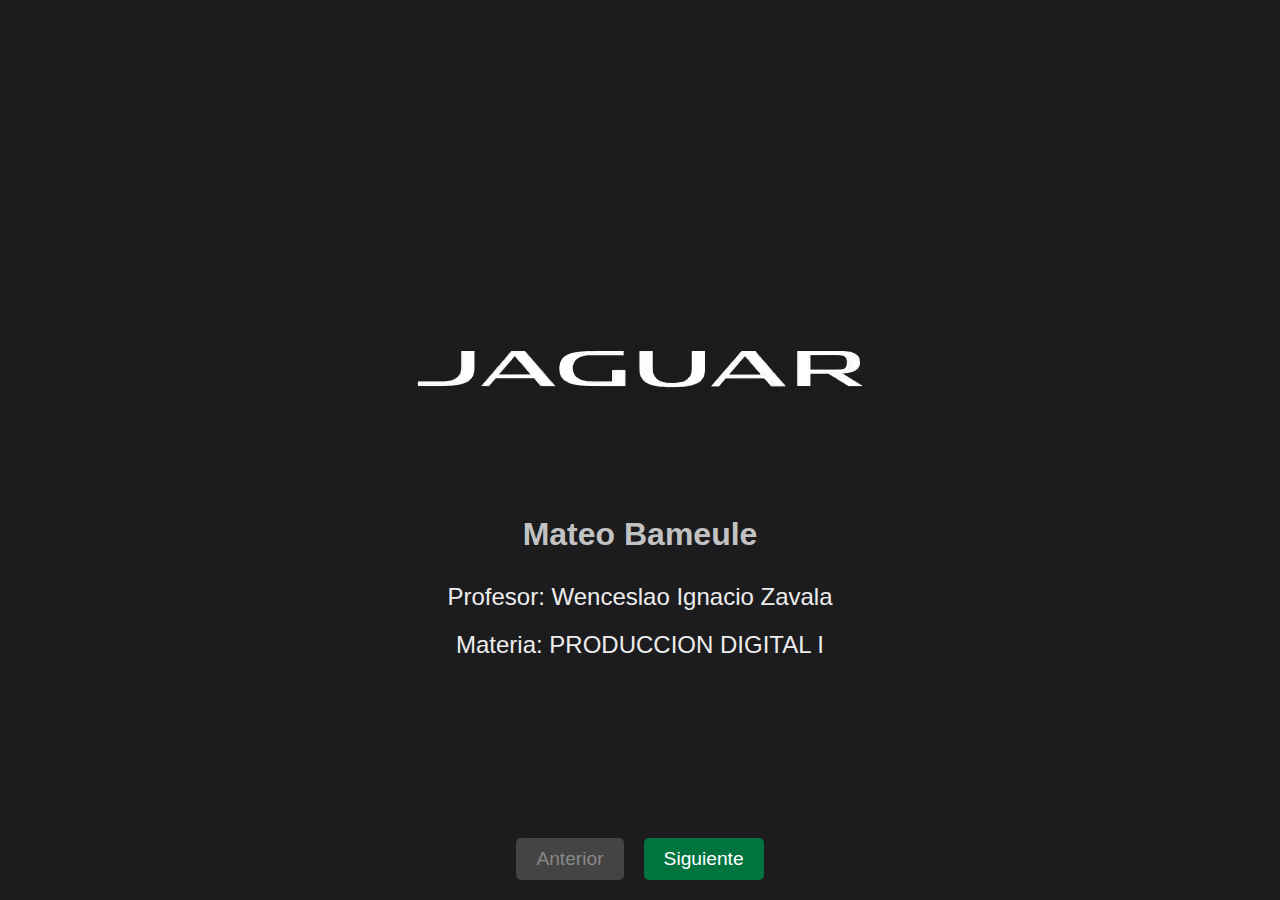
<file: Presentacion.html>
<!DOCTYPE html>
<html lang="es">
<head>
    <meta charset="UTF-8">
    <meta name="viewport" content="width=device-width, initial-scale=1.0">
    <title>Presentación - Sitio Jaguar</title>
    <style>
        body, html {
            margin: 0;
            padding: 0;
            overflow: hidden;
            font-family: Arial, sans-serif;
            display: flex;
            align-items: center;
            justify-content: center;
            height: 100vh;
            background-color: #1C1C1E; /* Fondo oscuro elegante */
            color: #ffffff;
        }

        .slide {
            display: none;
            width: 100%;
            height: 100%;
            text-align: center;
            padding: 40px;
            box-sizing: border-box;
        }

        .slide.active {
            display: flex;
            flex-direction: column;
            align-items: center;
            justify-content: center;
        }

        .slide h1 {
            font-size: 4rem;
            margin: 10px 0;
            color: #00743F; /* Verde Jaguar */
        }

        .slide h2 {
            font-size: 2rem;
            margin: 20px 0;
            color: #C2C2C2; /* Gris claro */
        }

        .slide p, .slide ul {
            font-size: 1.5rem;
            margin: 10px 0;
            max-width: 800px;
            color: #EDEDED;
        }

        .list {
            display: flex;
            gap: 20px;
            justify-content: center;
            list-style: none;
            padding: 0;
        }

        .list-item {
            padding: 10px 20px;
            background-color: #2A2A2E;
            border-radius: 8px;
            color: #A9A9A9; /* Gris */
        }

        .nav-buttons {
            position: fixed;
            bottom: 20px;
            width: 100%;
            display: flex;
            justify-content: center;
        }

        .button {
            padding: 10px 20px;
            margin: 0 10px;
            background-color: #00743F; /* Verde Jaguar */
            color: #ffffff;
            border: none;
            border-radius: 5px;
            font-size: 1.2rem;
            cursor: pointer;
        }

        .button:disabled {
            background-color: #444;
            color: #888;
            cursor: default;
        }

        img {
            max-width: 1000px;
            height: auto;
            margin-top: 10px;
        }

        .content {
            display: flex;
            align-items: center;
            justify-content: center;
        }

        .text-left {
            flex: 1;
            text-align: left;
            margin-right: 20px;
        }

        .text-right {
            flex: 1;
            text-align: right;
            margin-left: 20px;
        }

        .image-right, .image-left {
            width: 800px;
            height: auto;
            border-radius: 8px;
        }

        .wireframe-container, .wireframe-mobile-container {
            display: flex;
            justify-content: center;
            gap: 15px;
            margin-top: 20px;
            width: 100%;
        }

        .wireframe-container img, .wireframe-mobile-container img {
            width: 200px;
            height: 800px;
            border-radius: 8px;
            object-fit: cover;
        }
		
		.highlight-box {
    padding: 15px 20px;
    background-color: #2A2A2E; /* Fondo oscuro */
    border-radius: 8px;
    margin: 10px 0;
    color: #A9A9A9; /* Gris claro */
    max-width: 700px;
    font-size: 1.5rem;
}

.text-right {
    display: flex;
    flex-direction: column;
    gap: 10px;
    text-align: left;
    color: #EDEDED;
}
		
.enhanced-content {
    display: flex;
    align-items: center;
    justify-content: center;
    gap: 20px;
}

.enhanced-text-box {
    flex: 1;
    background-color: rgba(42, 42, 46, 0.8); /* Fondo semitransparente */
    padding: 20px;
    border-radius: 10px;
    color: #EDEDED; /* Gris claro */
    font-size: 1.5rem;
    line-height: 1.6;
    text-align: left;
    max-width: 600px;
    box-shadow: 0px 4px 15px rgba(0, 0, 0, 0.4);
}

.image-container {
    flex: 1;
    display: flex;
    align-items: center;
    justify-content: center;
}

.image-right {
    width: 600px;
    height: auto;
    border-radius: 10px;
    object-fit: cover;
    box-shadow: 0px 4px 15px rgba(0, 0, 0, 0.5);
}
		
.final-slide-content {
    display: flex;
    flex-direction: column;
    align-items: center;
    justify-content: center;
    max-width: 800px;
    margin: 0 auto;
    text-align: center;
}

.final-subtitle {
    font-size: 1.8rem;
    margin-bottom: 20px;
    color: #C2C2C2; /* Gris claro */
    font-style: italic;
}

.link-box {
    background-color: rgba(42, 42, 46, 0.8); /* Fondo semitransparente */
    padding: 20px;
    border-radius: 10px;
    box-shadow: 0px 4px 15px rgba(0, 0, 0, 0.5);
    color: #EDEDED; /* Gris claro */
    font-size: 1.5rem;
    max-width: 600px;
    margin-top: 20px;
}

.visit-button {
    display: inline-block;
    padding: 15px 25px;
    margin-top: 15px;
    background-color: #00743F; /* Verde Jaguar */
    color: #ffffff;
    font-size: 1.5rem;
    font-weight: bold;
    text-decoration: none;
    border-radius: 8px;
    transition: background-color 0.3s ease;
    box-shadow: 0px 4px 10px rgba(0, 0, 0, 0.3);
}

.visit-button:hover {
    background-color: #005c2f; /* Tono más oscuro para hover */
}
    </style>
</head>
<body>

    <!-- Diapositiva inicial -->
    <div class="slide active" id="slide1">
        <img src="images/logo-jaguar.png" alt="Logo de Jaguar">
        <h2>Mateo Bameule</h2>
        <p>Profesor: Wenceslao Ignacio Zavala</p>
        <p>Materia: PRODUCCION DIGITAL I</p>
    </div>
    
   <!-- Diapositiva de Temática Mejorada -->
<div class="slide" id="slide2">
    <h1>Temática</h1>
    <div class="content enhanced-content">
        <div class="text-left enhanced-text-box">
            <p><strong>Jaguar</strong> es una marca británica de automóviles de lujo y alto rendimiento, conocida por su estilo elegante y sofisticado, así como por su avanzada tecnología.</p>
        </div>
        <div class="image-container">
            <img src="images/jaguarnoticiaprincipal.jpg" alt="Imagen de Jaguar" class="image-right">
        </div>
    </div>
</div>

<!-- Diapositiva de Objetivo y Público -->
<div class="slide" id="slide3">
    <h1>Objetivo y Público</h1>
    <div class="content">
        <img src="images/Jag_F-PACE_24MY_Exterior_08_Detail_GL_001_141222.jpg" alt="Imagen relacionada" class="image-left">
        <div class="text-right">
            <div class="highlight-box">
                <p><strong>Objetivo:</strong> Presentar la marca, modelos y servicios de Jaguar.</p>
            </div>
            <div class="highlight-box">
                <p><strong>Público:</strong> Personas interesadas en autos de lujo y tecnología avanzada.</p>
            </div>
        </div>
    </div>
</div>

    <!-- Diapositiva de Diseño y Fundamentación -->
    <div class="slide" id="slide4">
        <h1>Diseño y Fundamentación</h1>
        <ul class="list">
            <li class="list-item">Estilo sofisticado</li>
            <li class="list-item">Navegación intuitiva</li>
            <li class="list-item">Resalta la marca</li>
            <li class="list-item">Diseño elegante</li>
        </ul>
        <img src="images/imagen-principal.jpg" alt="Imagen de diseño" class="bottom-image">
    </div>

    <!-- Diapositiva de Wireframe para Escritorio -->
    <div class="slide" id="slide5">
        <h1>Wireframe para Escritorio</h1>
        <div class="wireframe-container">
            <img src="images/Jaguar-compu.jpg" alt="Wireframe 1">
            <img src="images/Jaguar-compu-3.jpg" alt="Wireframe 3">
        </div>
    </div>

    <!-- Diapositiva de Wireframe para Móvil -->
    <div class="slide" id="slide6">
        <h1>Wireframe para Móvil</h1>
        <div class="wireframe-mobile-container">
            <img src="images/Android-Large---3.jpg" alt="Wireframe Móvil 1">
            <img src="images/Home-Page.jpg" alt="Wireframe Móvil 2">
        </div>
    </div>

   <!-- Diapositiva de Enlace al sitio Mejorada -->
<div class="slide" id="slide7">
    <h1>Presentación del Sitio</h1>
    <div class="final-slide-content">
        <p class="final-subtitle">Explora la elegancia y tecnología de Jaguar en nuestro sitio web.</p>
        <div class="link-box">
            <p>Haz clic en el siguiente botón para visitar la versión navegable del sitio:</p>
            <a href="https://bameule.github.io/autosjaguar/" target="_blank" class="visit-button">Visitar sitio Jaguar</a>
        </div>
    </div>
</div>

    <!-- Botones de navegación -->
    <div class="nav-buttons">
        <button class="button" id="prevButton" onclick="prevSlide()">Anterior</button>
        <button class="button" id="nextButton" onclick="nextSlide()">Siguiente</button>
    </div>

    <script>
        let currentSlide = 0;
        const slides = document.querySelectorAll('.slide');

        function showSlide(index) {
            slides.forEach((slide, i) => {
                slide.classList.toggle('active', i === index);
            });
            document.getElementById('prevButton').disabled = (index === 0);
            document.getElementById('nextButton').disabled = (index === slides.length - 1);
        }

        function nextSlide() {
            if (currentSlide < slides.length - 1) {
                currentSlide++;
                showSlide(currentSlide);
            }
        }

        function prevSlide() {
            if (currentSlide > 0) {
                currentSlide--;
                showSlide(currentSlide);
            }
        }

        showSlide(currentSlide);
    </script>
</body>
</html>
</file>
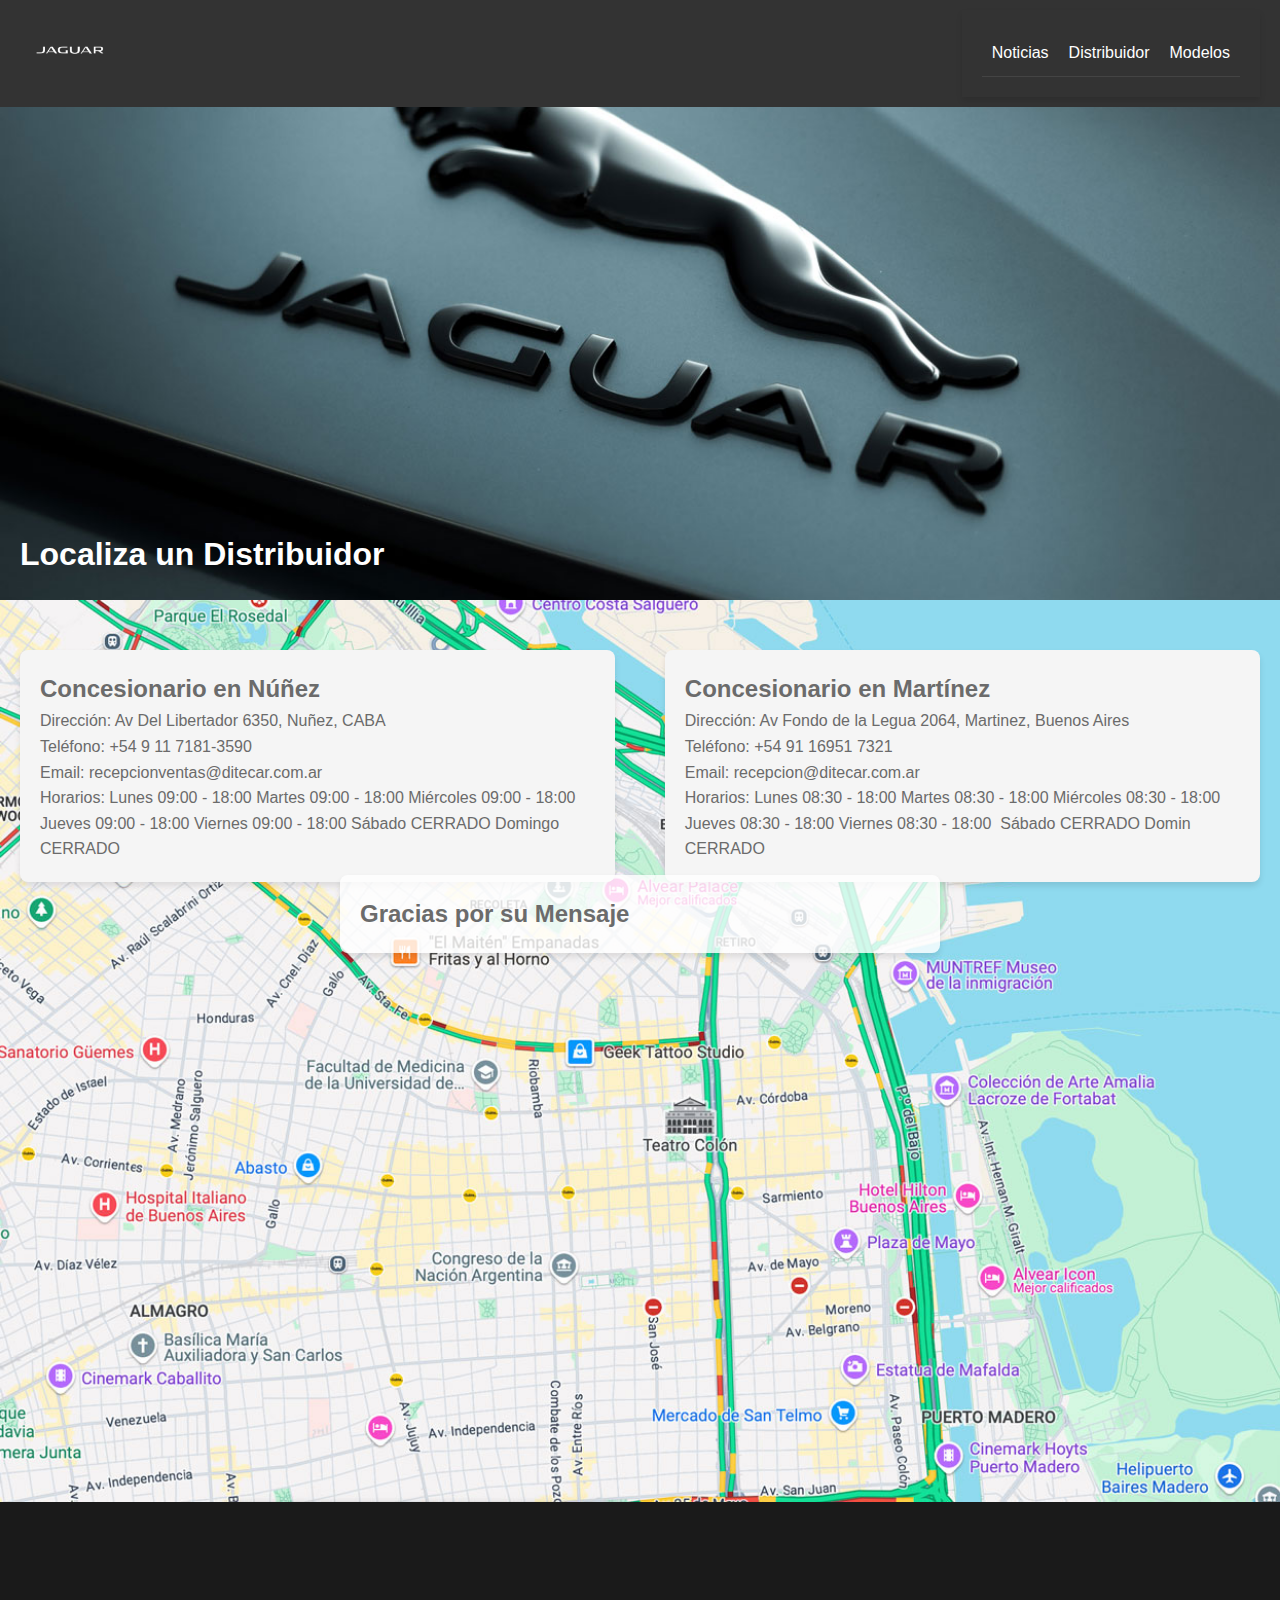
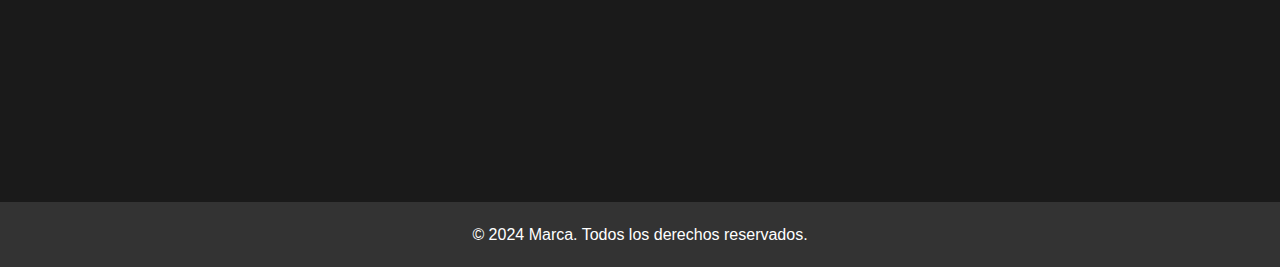
<file: respuesta.html>
<!DOCTYPE html>
<html lang="es">
<head>
    <meta charset="UTF-8">
    <meta name="viewport" content="width=device-width, initial-scale=1.0">
    <title>Localiza un Distribuidor</title>
    <link rel="stylesheet" href="css/style.css">
</head>
<body>
    <header class="navbar">
    <div class="logo">
        <a href="index.html">
            <img src="images/logo-jaguar.png" alt="Logo de la Marca">
        </a>
    </div>
    <a href="#" class="menu-icon" onclick="MiFuncion()">
        <span>Menú</span>
        <img src="images/menu-iconq.jpeg" alt="Icono del Menú">
    </a>
    <nav id="navegador" class="menu-desplegable">
        <ul class="contenedor">
            <li><a href="noticias.html">Noticias</a></li>
            <li><a href="distribuidor.html">Distribuidor</a></li>
            <li class="dropdown">
                <a href="#" class="dropbtn">Modelos</a>
                <div class="dropdown-content">
                    <a href="jaguarf-type.html">JAGUAR F-TYPE</a>
                    <a href="jaguarf-pace.html">JAGUAR F-PACE</a>
                    <a href="jaguare-pace.html">JAGUAR E-PACE</a>
                    <a href="jaguar-i-pace-detalle.html">JAGUAR I-PACE</a>
                </div>
            </li>
        </ul>
    </nav>
</header>

    <!-- Imagen Principal -->
    <section class="imagen-distribuidorprincipal">
        <div class="contenido-imagen">
            <h1>Localiza un Distribuidor</h1>
        </div>
    </section>

    <!-- Mapa, Bloques de Información y Formulario -->
    <section class="mapa-concesionarios">
        <div class="mapa-fondo">
            <img src="images/mapa.jpg" alt="Mapa de Distribuidores">
        </div>
        <div class="info-concesionarios">
     <div class="concesionario">
        <h2>Concesionario en Núñez</h2>
        <p>Dirección: Av Del Libertador 6350, Nuñez, CABA</p>
        <p>Teléfono:&nbsp;+54 9 11 7181-3590</p>
        <p>Email: recepcionventas@ditecar.com.ar</p>
        <p>Horarios: Lunes 09:00 - 18:00 Martes 09:00 - 18:00 Miércoles 09:00 - 18:00 Jueves 09:00 - 18:00 Viernes 09:00 - 18:00 Sábado CERRADO Domingo CERRADO</p>
    </div>
    <div class="concesionario">
        <h2>Concesionario en Martínez</h2>
        <p>Dirección: Av Fondo de la Legua 2064, Martinez, Buenos Aires</p>
        <p>Teléfono: +54 91 16951 7321</p>
      <p>Email: recepcion@ditecar.com.ar</p>
        <p>Horarios:&nbsp;Lunes 08:30 - 18:00 Martes 08:30 - 18:00 Miércoles 08:30 - 18:00&nbsp; Jueves 08:30 - 18:00 Viernes 08:30 - 18:00&nbsp; Sábado CERRADO Domin&nbsp; CERRADO</p>
    </div>
</div>

<div class="formulario-solicitud">
    <h2>Gracias por su Mensaje</h2>
</div>

<!-- Modal de confirmación -->
<div id="confirmationModal" class="modal">
    <div class="modal-content">
        <span class="close-button">&times;</span>
        <h2>¡Solicitud Enviada!</h2>
        <p>Tu solicitud ha sido enviada con éxito. Nos pondremos en contacto contigo pronto.</p>
    </div>
</div>
    </section>

    <!-- Footer -->
    <footer class="footer">
        <p>&copy; 2024 Marca. Todos los derechos reservados.</p>
    </footer>
	<script>
document.getElementById('contact-form').onsubmit = function() {
    // Mostrar el modal de confirmación
    document.getElementById('confirmationModal').style.display = 'flex';
    
    // Opcional: Limpiar el formulario después de enviarlo
    document.getElementById('contact-form').reset();
};

// Cerrar el modal al hacer clic en la "X"
document.querySelector('.close-button').onclick = function() {
    document.getElementById('confirmationModal').style.display = 'none';
};

// Cerrar el modal al hacer clic fuera de él
window.onclick = function(event) {
    if (event.target == document.getElementById('confirmationModal')) {
        document.getElementById('confirmationModal').style.display = 'none';
    }
};
</script>
</body>
</html>
</file>
<file: css/style.css>
/* Reset básico */
* {
    margin: 0;
    padding: 0;
    box-sizing: border-box;
}

body {
    font-family: Arial, sans-serif;
    line-height: 1.6;
    background-color: #1a1a1a; /* Color de fondo oscuro */
    color: #e0e0e0; /* Color del texto en contraste */
}

/* Estilos para el header */
header {
    display: flex;
    justify-content: space-between;
    align-items: center;
    padding: 10px 20px;
    background-color: #333;
    color: white;
    position: fixed;
    top: 0;
    width: 100%;
    z-index: 1000;
}

.logo img {
    width: 100px;
}

.menu-icon {
    display: flex;
    align-items: center;
    cursor: pointer;
	color: white;
}

.menu-icon img {
    width: 25px;
    margin-left: 10px;
}

.menu-desplegable {
    display: block; 
    background-color: #333;
    color: white;
    box-shadow: 0 4px 6px rgba(0, 0, 0, 0.1);
}

.menu-desplegable ul {
    list-style: none;
    padding: 0;
}

.menu-desplegable li {
    display: inline-block;
    border-bottom: 1px solid #444;
}

.menu-desplegable a {
    display: block;
    padding: 10px;
    color: white;
    text-decoration: none;
}
.dropdown-content{
    display: none;
    position: absolute;
    background-color: #444;
}

.menu-desplegable a:hover .dropdown-content, .menu-desplegable:hover .dropdown-content{
    display: block;}


.menu-desplegable a:hover {
    background-color: #555;
}

.menu-items {
    display: flex;
    gap: 20px;
}

.menu-items a {
    color: white;
    text-decoration: none;
}

.menu-items a:hover {
    text-decoration: underline;
}

/* Estilos para la sección de imagen principal */
.imagen-principal {
    background: url('../images/imagen-principal.jpg') no-repeat center center/cover;
    height: 600px;
    position: relative;
}

.contenido-imagen {
    position: absolute;
    bottom: 20px;
    left: 20px;
    color: white;
    z-index: 1; /* Asegura que el texto esté sobre la imagen */
}

.logo-imagen {
    max-width: 100%; /* Asegura que la imagen no exceda el ancho de su contenedor */
    height: auto; /* Mantiene la proporción de la imagen */
    display: block; /* Elimina el espacio extra debajo de la imagen en algunos navegadores */
    margin: 0 auto; /* Centra la imagen si es necesario */
}

/* Contenedor principal de los modelos de autos */
.modelos-autos {
    display: flex;
    overflow-x: auto; /* Permite el desplazamiento horizontal */
    padding: 20px;
    gap: 20px;
    white-space: nowrap; /* Asegura que los contenedores se alineen en una sola línea */
}

.cuadro {
    flex: 0 0 auto; /* Evita que los elementos se reduzcan de tamaño */
    width: 300px; /* Ajusta el ancho del contenedor del modelo */
    background: #fff; /* Fondo blanco para los contenedores */
    border-radius: 10px; /* Bordes redondeados */
    box-shadow: 0 4px 8px rgba(0, 0, 0, 0.1); /* Sombra para los contenedores */
    text-align: center; /* Alinea el texto al centro */
    padding: 10px; /* Espaciado interno */
    box-sizing: border-box; /* Incluye el padding en el ancho total del contenedor */
}

/* Ajustes de imagen en los contenedores */
.cuadro img {
    width: 100%; /* Hace que la imagen ocupe el ancho completo del contenedor */
    height: auto; /* Mantiene la proporción de la imagen */
    border-radius: 10px; /* Bordes redondeados en la imagen */
}

/* Ajustes del título */
.cuadro h2 {
    font-size: 1.2em; /* Ajusta el tamaño de la fuente del título */
    margin: 10px 0; /* Espacio arriba y abajo del título */
    color: #333; /* Color del título */
}

/* Ajustes del párrafo */
.cuadro p {
    font-size: 0.9em; /* Ajusta el tamaño de la fuente del párrafo */
    margin-bottom: 10px; /* Espacio abajo del párrafo */
    text-align: center; /* Centra el texto horizontalmente */
    text-align: justify; /* Justifica el texto para que ocupe todo el ancho del contenedor */
    text-justify: inter-word; /* Ajusta la justificación para que no queden espacios irregulares */
}

/* Ajustes del botón */
.btn-descubrir {
    display: inline-block;
    padding: 10px 20px;
    background-color: #333; /* Color de fondo del botón */
    color: white; /* Color del texto del botón */
    text-decoration: none;
    border-radius: 5px; /* Bordes redondeados en el botón */
}

.btn-descubrir:hover {
    background-color: #555; /* Color de fondo del botón cuando está en hover */
}

/* Footer */
.footer {
    padding: 20px;
    background-color: #333;
    color: white;
    text-align: center;
}

/* Estilos para la sección de detalle del modelo */
.modelo-detalle,
.diseno,
.exterior {
    padding: 20px;
}

.detalle-image,
.diseno-image,
.exterior-image {
    height: 300px;
    background-size: cover;
    background-position: center;
}

.detalle-text,
.diseno-text,
.exterior-text {
    padding: 20px;
}

/* Ajustes para las imágenes de fondo en las seccnes */
.detalle-image,
.diseno-image,
.exterior-image {
    background-size: cover;
    background-position: center;
    background-repeat: no-repeat;
    width: 100%;
    height: 400px; /* Ajusta la altura según sea necesario */
}

/* Imágenes de fondo para secciones específicas */
.detalle-image {
    background-image: url('../images/auto2.jpg');
}

.diseno-image {
    background-image: url('../images/auto3.jpg');
}

.exterior-image {
    background-image: url('../images/auto4.jpg');
}

/* Estilos para el texto sobre la imagen en secciones */
.detalle-text,
.diseno-text,
.exterior-text {
    color: white; /* Color del texto */
    text-align: left; /* Alineación del texto */
    position: absolute; /* Posiciona el texto sobre la imagen */
    top: 20px; /* Ajusta según sea necesario */
    left: 20px; /* Espacio desde el borde izquierdo */
    padding: 20px; /* Espacio alrededor del texto */
    background: rgba(0, 0, 0, 0.5); /* Fondo semi-transparente para mejorar la legibilidad */
    max-width: 90%; /* Evita que el texto se extienda demasiado */
    box-sizing: border-box; /* Incluye el padding en el ancho total */
}

.buscar-distribuidor {
    display: flex;
    align-items: center;
    padding: 20px;
    background-color: #eee;
}

.mapa-logo {
    margin-right: 20px;
}

.buscar-distribuidor img {
    width: 100px;
}

.texto-buscar {
    flex: 1;
}

.Imagen-final img {
    margin-top: 20px;
    height: auto; /* Permite que la altura se ajuste automáticamente */
    width: 100%; /* La imagen ocupa el 100% del ancho del contenedor */
    display: block; /* Asegura que no haya espacio adicional debajo */
}

/* Estilos para la sección de detalle del modelo */
.modelo-detalle,
.diseno,
.exterior {
    padding: 20px;
}

.detalle-image,
.diseno-image,
.exterior-image {
    height: 300px;
    background-size: cover;
    background-position: center;
}

.detalle-text,
.diseno-text,
.exterior-text {
    padding: 20px;
}

.footer {
    padding: 20px;
    background-color: #333;
    color: white;
    text-align: center;
}

.redes-sociales {
    display: flex;
    justify-content: center;
    gap: 20px;
}

.redes-sociales img {
    width: 40px;
}
    
/* Estilos generales para las secciones */
section {
    position: relative;
    width: 100%;
    height: auto; /* Ajuste la altura según el contenido */
}

/* Estilos para la imagen de fondo */
.hero-image, .detalle-image, .diseno-image, .exterior-image {
    background-size: cover;
    background-position: center;
    width: 100%;
    height: 100%;
    background-repeat: no-repeat; /* Evita la repetición de la imagen */
}

/* Estilos para la sección hero */
.hero {
    height: 500px; /* Ajusta la altura según sea necesario */
    position: relative;
}

.hero-image {
    background-image: url('../images/jaguari-pacevisto de atras.jpg');
}

/* Estilos para el texto sobre la imagen en la sección hero */
.hero-text {
    color: white; /* Color del texto */
    text-align: left; /* Alineación del texto */
    position: absolute; /* Posiciona el texto sobre la imagen */
    top: 50%; /* Centra verticalmente */
    left: 20px; /* Espacio desde el borde izquierdo */
    transform: translateY(-50%); /* Ajusta para centrar verticalmente */
    padding: 20px; /* Espacio alrededor del texto */
    background: rgba(0, 0, 0, 0.5); /* Fondo semi-transparente para mejorar la legibilidad */
    max-width: 90%; /* Evita que el texto se extienda demasiado */
    box-sizing: border-box; /* Incluye el padding en el ancho total */
}

/* Estilos para las secciones de detalle */
.modelo-detalle, .diseno, .exterior {
    padding: 20px;
    position: relative;
}

/* Ajustes para las imágenes de fondo en las secciones */
.detalle-image, .diseno-image, .exterior-image {
    background-size: cover;
    background-position: center;
    background-repeat: no-repeat;
    width: 100%;
    height: 400px; /* Ajusta la altura según sea necesario */
}

/* Imágenes de fondo para secciones específicas */
.detalle-image {
    background-image: url('../images/auto2.jpg');
}

.diseno-image {
    background-image: url('../images/auto3.jpg');
}

.exterior-image {
    background-image: url('../images/auto4.jpg');
}

/* Estilos para el texto sobre la imagen en secciones */
.detalle-text, .diseno-text, .exterior-text {
    color: white; /* Color del texto */
    text-align: left; /* Alineación del texto */
    position: absolute; /* Posiciona el texto sobre la imagen */
    top: 20px; /* Ajusta según sea necesario */
    left: 20px; /* Espacio desde el borde izquierdo */
    padding: 20px; /* Espacio alrededor del texto */
    background: rgba(0, 0, 0, 0.5); /* Fondo semi-transparente para mejorar la legibilidad */
    max-width: 90%; /* Evita que el texto se extienda demasiado */
    box-sizing: border-box; /* Incluye el padding en el ancho total */
}

/* Reset básico */
* {
    margin: 0;
    padding: 0;
    box-sizing: border-box;
}

body {
    font-family: Arial, sans-serif;
    line-height: 1.6;
}

/* Estilos para el header */
header {
    display: flex;
    flex-flow: wrap;
    justify-content: space-between;
    align-items: center;
    padding: 10px 20px;
    background-color: #333;
    color: white;
    position: fixed;
    top: 0;
    width: 100%;
    z-index: 1000;
}

.logo img {
    width: 100px;
}

.menu-icon {
    display: flex;
    align-items: center;
    cursor: pointer;
}

.menu-icon img {
    width: 25px;
    margin-left: 10px;
}

.contenido-imagen {
    position: absolute;
    bottom: 20px;
    left: 20px;
    color: white;
}

.texto {
    margin-top: 20px;
}

/* Estilos para los bloques de noticias */
.modelos-autos {
    display: flex;
    flex-wrap: wrap;
    gap: 20px;
    padding: 20px;
}

.cuadro {
    background-color: #f4f4f4;
    padding: 10px;
    border-radius: 8px;
    width: calc(33.333% - 20px); /* Ajusta el ancho de la caja */
    box-shadow: 0 4px 6px rgba(0, 0, 0, 0.1);
    box-sizing: border-box;
    display: flex;
    flex-direction: column; /* Para que los elementos se apilen verticalmente */
    overflow: hidden; /* Evita que el contenido desborde */
}

.cuadro img {
    width: 100%;
    border-bottom: 1px solid #ddd;
}

.cuadro p {
    margin: 10px 0;
    word-wrap: break-word; /* Permite que las palabras largas se ajusten dentro de la caja */
    overflow-wrap: break-word; /* Asegura que el texto largo se ajuste al ancho disponible */
    white-space: normal; /* Permite que el texto se divida en múltiples líneas */
    flex-grow: 1; /* Hace que el texto ocupe el espacio disponible */
}

.btn-descubrir {
    display: inline-block;
    background-color: #333;
    color: white;
    padding: 10px 20px;
    text-decoration: none;
    border-radius: 5px;
    align-self: flex-start; /* Asegura que el botón no se expanda en toda la caja */
}

.btn-descubrir:hover {
    background-color: #555;
}

/* Footer */
.footer {
    padding: 20px;
    background-color: #333;
    color: white;
    text-align: center;
}

/* Estilos para la sección de imagen principal */
.imagen-noticiaprincipal {
    background: url('../images/jaguarnoticiaprincipal.jpg') no-repeat center center/cover;
    height: 650px; /* Ajusta la altura según sea necesario */
    position: relative;
}

.contenido-imagen {
    position: absolute;
    bottom: 20px;
    left: 20px;
    color: white;
    z-index: 1; /* Asegura que el texto esté sobre la imagen */
}
body {
    font-family: Arial, sans-serif;
    line-height: 1.6;
    background-color: #1a1a1a; /* Color de fondo oscuro */
    color: #6b6b6b; /* Color del texto en contraste */
}
header {
    background-color: #333; /* Color de fondo del header */
    color: white;
}



.contenido-imagen {
    position: absolute;
    bottom: 20px;
    left: 20px;
    color: white;
    z-index: 1; /* Asegura que el texto esté sobre la imagen */
}

.modelos-autos {
    display: flex;
    flex-wrap: wrap;
    gap: 20px;
    padding: 20px;
}

.cuadro {
    background-color: #2a2a2a; /* Fondo oscuro para los bloques de noticias */
    padding: 10px;
    border-radius: 8px;
    width: calc(33.333% - 20px);
    box-shadow: 0 4px 6px rgba(0, 0, 0, 0.1);
    box-sizing: border-box;
}

.cuadro img {
    width: 100%;
    border-bottom: 1px solid #444;
}

.cuadro h2 {
    margin-top: 10px;
    color: #e0e0e0; /* Color del texto en los bloques de noticias */
}

.btn-descubrir {
    display: inline-block;
    background-color: #444; /* Fondo del botón */
    color: white;
    padding: 10px 20px;
    text-decoration: none;
    border-radius: 5px;
}

.btn-descubrir:hover {
    background-color: #666; /* Fondo del botón en hover */
}

.footer {
    padding: 20px;
    background-color: #333;
    color: white;
    text-align: center;
}

.contenido-imagen {
    position: absolute;
    bottom: 20px;
    left: 20px;
    color: white;
    z-index: 1;
}

/* Mapa y Bloques de Información */
.mapa-concesionarios {
    position: relative;
    padding-bottom: 300px; /* Asegura que haya suficiente espacio para el formulario */
}

.mapa-fondo img {
    width: 100%;
    height: auto;
    display: block;
}

/* Ajuste para los bloques de concesionarios */
.info-concesionarios {
    position: absolute;
    top: 50px; /* Ajusta la distancia desde el borde superior según sea necesario */
    left: 20px;
    right: 20px;
    display: flex;
    justify-content: space-between;
    gap: 20px;
    flex-wrap: wrap; /* Permite que los elementos se ajusten si el espacio es pequeño */
}

.concesionario {
    background-color: #fff;
    padding: 20px;
    border-radius: 8px;
    box-shadow: 0 4px 6px rgba(0, 0, 0, 0.1);
    width: calc(50% - 20px); /* Ajusta el ancho de los concesionarios */
}

.concesionario h2 {
    margin-top: 0;
}

/* Estilos para el formulario sobre el mapa */
.formulario-solicitud {
    position: absolute;
    top: 275px; /* Ajusta según la ubicación exacta del formulario */
    left: 50%;
    transform: translateX(-50%);
    background-color: rgba(255, 255, 255, 0.8); /* Fondo semi-transparente */
    padding: 20px;
    border-radius: 8px;
    max-width: 600px; /* Ancho fijo para pantallas grandes */
    width: 90%; /* Cambia a 90% para más ancho en pantallas pequeñas */
    box-shadow: 0 4px 6px rgba(0, 0, 0, 0.1);
    z-index: 1;
}

.formulario-jaguar div {
    margin-bottom: 15px;
}

.formulario-jaguar label {
    display: block;
    font-weight: bold;
}

.formulario-jaguar input,
.formulario-jaguar select,
.formulario-jaguar textarea {
    width: 100%;
    padding: 10px;
    border: 1px solid #ccc;
    border-radius: 4px;
    box-sizing: border-box;
}

.btn-enviar {
    display: inline-block;
    background-color: #333;
    color: white;
    padding: 10px 20px;
    border: none;
    border-radius: 5px;
    cursor: pointer;
}

.btn-enviar:hover {
    background-color: #555;
}

/* Footer */
.footer {
    padding: 20px;
    background-color: #333;
    color: white;
    text-align: center;
}

.modelos-autos-slider {
    position: relative;
    width: 100%;
    overflow: hidden;
}

.slider-container {
    display: flex;
    align-items: center;
    justify-content: flex-start; /* Alinea los modelos a la izquierda */
}

.slider-wrapper {
    display: flex;
    transition: transform 0.5s ease-in-out;
}

.cuadro {
    min-width: 300px; /* Tamaño por defecto en pantallas grandes */
    box-sizing: border-box;
    text-align: center;
    padding: 10px; /* Espaciado interno para los cuadros */
}

.cuadro img {
    width: 100%;
    height: auto;
    border-radius: 10px; /* Bordes redondeados opcional */
}

.prev, .next {
    position: absolute;
    top: 50%;
    transform: translateY(-50%);
    background-color: rgba(0, 0, 0, 0.5); /* Fondo semi-transparente */
    color: #fff;
    border: none;
    padding: 10px;
    cursor: pointer;
    z-index: 10;
}

.prev {
    left: 10px;
}

.next {
    right: 10px;
}

.logo img {
    height: 50px; /* Ajusta el tamaño del logo */
}
.menu-icon{display: none}

/* Estilos generales para los bloques de concesionarios */
.info-concesionarios {
    display: flex;
    justify-content: space-between;
}

.concesionario {
    width: 48%;
    padding: 20px;
    background-color: #f5f5f5;
    margin-bottom: 20px;
}

.imagen-distribuidorprincipal {
    background: url('../images/Jag_F-TYPE_24MY_Exterior_Detail_02_March_2023_MF101966.jpg') no-repeat center center/cover;
    height: 600px; /* Ajusta la altura según sea necesario */
    position: relative;
}

/* Contenedor del anuncio e imagen */
.box-contenedor {
    display: flex;
    flex-direction: column;
    align-items: center;
}

/* Estilo del anuncio */
.anuncio {
    display: flex;
    align-items: center;
    justify-content: space-between;
    background-color: gray;
    padding: 10px;
    border-radius: 10px;
    box-shadow: 0px 4px 8px rgba(0, 0, 0, 0.1);
    max-width: 728px;
    height: 90px;
    margin: 0 auto; /* Centrar el anuncio sin margen vertical */
}

/* Logo del anuncio */
.anuncio-logo img {
    max-width: 150px;
    height: auto;
}

/* Texto del anuncio */
.anuncio-texto {
    flex: 1;
    margin: 0 20px;
    color: white;
    font-size: 14px;
    text-align: center;
}

/* Botón del anuncio */
.anuncio-boton a {
    background-color: #007BFF;
    color: white;
    padding: 8px 16px;
    text-decoration: none;
    border-radius: 5px;
    transition: background-color 0.3s ease;
}

.anuncio-boton a:hover {
    background-color: #0056b3;
}

/* Estilo del iframe en computadoras */
.anuncioaca {
    width: 728px; /* Ancho en computadoras */
    height: 90px; /* Altura en computadoras */
    display: block;
    margin: 20px auto; /* Centrado en computadoras */
    border: 0; /* Sin borde */
    transition: all 0.3s ease; /* Transición suave para cambios */
}

/* Imagen que sigue al anuncio */
.box-contenedora img {
    width: 100%;
    display: block;
    position: relative;
    margin-top: 20px; /* Separar la imagen del anuncio */
}
/* Contenedor general para los elementos alineados */
.contenedor {
    display: flex; /* Habilita flexbox */
    flex-wrap: wrap; /* Permite que los elementos se ajusten en múltiples líneas si es necesario */
    justify-content: space-between; /* Espacia los elementos igualmente */
    align-items: flex-start; /* Alinea los elementos en la parte superior */
    margin: 20px; /* Espaciado general, ajusta según sea necesario */
}

/* Contenedor general para los elementos alineados */
.contenedor {
    display: flex; /* Habilita flexbox */
    flex-wrap: wrap; /* Permite que los elementos se ajusten en múltiples líneas si es necesario */
    justify-content: space-between; /* Espacia los elementos igualmente */
    align-items: flex-start; /* Alinea los elementos en la parte superior */
    margin: 20px; /* Espaciado general, ajusta según sea necesario */
}

/* Contenedor general para los elementos alineados */
.contenedor {
    display: flex; /* Habilita flexbox */
    justify-content: space-between; /* Espacia los elementos igualmente */
    align-items: flex-start; /* Alinea los elementos en la parte superior */
    margin: 20px; /* Espaciado general, ajusta según sea necesario */
}
/* Estilos generales para los bloques de noticias */
.modelos-autos {
    display: flex;
    flex-wrap: wrap;
    gap: 20px;
    padding: 20px;
    justify-content: center; /* Centra los bloques en pantallas grandes */
}

.cuadro {
    background-color: #f4f4f4;
    padding: 10px;
    border-radius: 8px;
    width: calc(33.333% - 20px); /* Ajusta el ancho de la caja */
    box-shadow: 0 4px 6px rgba(0, 0, 0, 0.1);
    box-sizing: border-box;
    display: flex;
    flex-direction: column;
    overflow: hidden;
    text-align: center; /* Centra el texto en cada noticia */
}

.cuadro img {
    width: 100%;
    border-bottom: 1px solid #ddd;
}

.cuadro p {
    margin: 10px 0;
    word-wrap: break-word;
    overflow-wrap: break-word;
    white-space: normal;
    flex-grow: 1;
}

.btn-descubrir {
    display: inline-block;
    background-color: #333;
    color: white;
    padding: 10px 20px;
    text-decoration: none;
    border-radius: 5px;
}

.btn-descubrir:hover {
    background-color: #555;
}

body.lb-disable-scrolling {
  overflow: hidden;
}

.lightboxOverlay {
  position: absolute;
  top: 0;
  left: 0;
  z-index: 9999;
  background-color: black;
  filter: progid:DXImageTransform.Microsoft.Alpha(Opacity=80);
  opacity: 0.8;
  display: none;
}

.lightbox {
  position: absolute;
  left: 0;
  width: 100%;
  z-index: 10000;
  text-align: center;
  line-height: 0;
  font-weight: normal;
  outline: none;
}

.lightbox .lb-image {
  display: block;
  height: auto;
  max-width: inherit;
  max-height: none;
  border-radius: 3px;

  /* Image border */
  border: 4px solid white;
}

.lightbox a img {
  border: none;
}

.lb-outerContainer {
  position: relative;
  *zoom: 1;
  width: 250px;
  height: 250px;
  margin: 0 auto;
  border-radius: 4px;

  /* Background color behind image.
     This is visible during transitions. */
  background-color: white;
}

.lb-outerContainer:after {
  content: "";
  display: table;
  clear: both;
}

.lb-loader {
  position: absolute;
  top: 43%;
  left: 0;
  height: 25%;
  width: 100%;
  text-align: center;
  line-height: 0;
}

.lb-cancel {
  display: block;
  width: 32px;
  height: 32px;
  margin: 0 auto;
  background: url(../images/loading.gif) no-repeat;
}

.lb-nav {
  position: absolute;
  top: 0;
  left: 0;
  height: 100%;
  width: 100%;
  z-index: 10;
}

.lb-container > .nav {
  left: 0;
}

.lb-nav a {
  outline: none;
  background-image: url('[data-uri]');
}

.lb-prev, .lb-next {
  height: 100%;
  cursor: pointer;
  display: block;
}

.lb-nav a.lb-prev {
  width: 34%;
  left: 0;
  float: left;
  background: url(../images/prev.png) left 48% no-repeat;
  filter: progid:DXImageTransform.Microsoft.Alpha(Opacity=0);
  opacity: 0;
  -webkit-transition: opacity 0.6s;
  -moz-transition: opacity 0.6s;
  -o-transition: opacity 0.6s;
  transition: opacity 0.6s;
}

.lb-nav a.lb-prev:hover {
  filter: progid:DXImageTransform.Microsoft.Alpha(Opacity=100);
  opacity: 1;
}

.lb-nav a.lb-next {
  width: 64%;
  right: 0;
  float: right;
  background: url(../images/next.png) right 48% no-repeat;
  filter: progid:DXImageTransform.Microsoft.Alpha(Opacity=0);
  opacity: 0;
  -webkit-transition: opacity 0.6s;
  -moz-transition: opacity 0.6s;
  -o-transition: opacity 0.6s;
  transition: opacity 0.6s;
}

.lb-nav a.lb-next:hover {
  filter: progid:DXImageTransform.Microsoft.Alpha(Opacity=100);
  opacity: 1;
}

.lb-dataContainer {
  margin: 0 auto;
  padding-top: 5px;
  *zoom: 1;
  width: 100%;
  border-bottom-left-radius: 4px;
  border-bottom-right-radius: 4px;
}

.lb-dataContainer:after {
  content: "";
  display: table;
  clear: both;
}

.lb-data {
  padding: 0 4px;
  color: #ccc;
}

.lb-data .lb-details {
  width: 85%;
  float: left;
  text-align: left;
  line-height: 1.1em;
}

.lb-data .lb-caption {
  font-size: 13px;
  font-weight: bold;
  line-height: 1em;
}

.lb-data .lb-caption a {
  color: #4ae;
}

.lb-data .lb-number {
  display: block;
  clear: left;
  padding-bottom: 1em;
  font-size: 12px;
  color: #999999;
}

.lb-data .lb-close {
  display: block;
  float: right;
  width: 30px;
  height: 30px;
  background: url(../images/close.png) top right no-repeat;
  text-align: right;
  outline: none;
  filter: progid:DXImageTransform.Microsoft.Alpha(Opacity=70);
  opacity: 0.7;
  -webkit-transition: opacity 0.2s;
  -moz-transition: opacity 0.2s;
  -o-transition: opacity 0.2s;
  transition: opacity 0.2s;
}

.lb-data .lb-close:hover {
  cursor: pointer;
  filter: progid:DXImageTransform.Microsoft.Alpha(Opacity=100);
  opacity: 1;
}

.gallery-section {
    text-align: center;
    padding: 20px;
    color: #333;
}

.gallery-section h2 {
    font-size: 2rem;
    margin-bottom: 15px;
    color: #8A8686; /* Color alineado con los de Jaguar */
}

.gallery-wrapper {
    display: flex;
    justify-content: center;
    gap: 10px;
    flex-wrap: wrap;
}

.gallery-item {
    width: 100px; /* Ajusta el tamaño de la miniatura */
    height: auto;
    overflow: hidden;
}

.gallery-item img {
    width: 100%;
    height: auto;
    border-radius: 8px;
    transition: transform 0.3s ease;
}

.gallery-item img:hover {
    transform: scale(1.1); /* Efecto de agrandamiento al pasar el ratón */
}

/* Estilo del modal */
.modal {
    display: none;
    position: fixed;
    z-index: 1000;
    left: 0;
    top: 0;
    width: 100%;
    height: 100%;
    background-color: rgba(0, 0, 0, 0.6);
    align-items: center;
    justify-content: center;
}

.modal-content {
    background-color: #fff;
    padding: 20px;
    border-radius: 5px;
    width: 80%;
    max-width: 400px;
    text-align: center;
}

.close-button {
    float: right;
    font-size: 1.5em;
    cursor: pointer;
    color: #aaa;
}

.close-button:hover {
    color: #000;
}

/* Ajustes para pantallas más pequeñas */
@media (max-width: 768px) {
    .modelos-autos {
        flex-direction: column; /* Apila las noticias en una columna */
        padding: 0;
    }
    
    .cuadro {
        width: 100%; /* Cada noticia ocupa el 100% del ancho */
        margin: 0 0 20px 0; /* Espaciado entre las noticias */
    }

    .btn-descubrir {
        width: 100%; /* El botón se adapta al ancho de la caja */
        text-align: center;
    }
}

.btn-presentacion {
    padding: 10px 20px;
    background-color: #007bff; /* Color de fondo */
    color: white; /* Color del texto */
    border: none;
    border-radius: 5px;
    font-size: 16px;
    cursor: pointer;
    transition: background-color 0.3s ease;
}

.btn-presentacion:hover {
    background-color: #0056b3; /* Color de fondo al pasar el mouse */
}

/* Ajustes para pantallas más pequeñas */
@media (max-width: 768px) {
    .modelos-autos {
        flex-direction: column; /* Apila las noticias en una columna */
        padding: 0;
    }
    
    .cuadro {
        width: 100%; /* Cada noticia ocupa el 100% del ancho */
        margin: 0 0 20px 0; /* Espaciado entre las noticias */
    }

    .btn-descubrir {
        width: 100%; /* El botón se adapta al ancho de la caja */
        text-align: center;
    }

    .navbar {
        display: flex;
        justify-content: space-between;
        align-items: center;
        padding: 10px; /* Añadir algo de padding */
        background-color: #333; /* Fondo de la barra de navegación */
    }

    .menu-items {
        display: none; /* Mantiene ocultos los elementos del menú por defecto */
    }
    
    .menu-desplegable {
        display: none; /* Oculta el menú inicialmente */
        background-color: #333; /* Color de fondo del menú desplegable */
        position: absolute; /* Asegúrate de que se posicione correctamente */
        width: 200px; /* Ancho fijo para el menú desplegable */
        right: 0; /* Alineado a la derecha */
        z-index: 1000; /* Para asegurarte de que esté encima de otros elementos */
        top: 60px; /* Ajusta la posición vertical si es necesario */
    }

    /* Mostrar el menú al hacer clic */
    .menu-desplegable.active {
        display: block; /* Muestra el menú cuando está activo */
    }

    /* Estilo para los enlaces de navegación en móviles */
    nav ul {
        display: flex; /* Utilizar flexbox */
        justify-content: space-between; /* Espacia los elementos en línea */
        padding: 0; /* Sin padding */
        margin: 0; /* Sin margen */
        list-style: none; /* Sin viñetas */
    }

    nav ul li {
        position: relative; /* Para el menú desplegable */
    }

    nav ul li a {
        color: #ffffff; /* Color del texto */
        background-color: #555555; /* Cambiado a un gris oscuro */
        padding: 10px 15px; /* Espaciado interno */
        text-decoration: none; /* Sin subrayado */
        display: block; /* Para que el área de clic sea toda la celda */
        border-radius: 5px; /* Bordes redondeados opcional */
        margin: 5px; /* Margen entre los botones */
    }

    /* Cambiar color al pasar el mouse */
    nav ul li a:hover {
        background-color: #333333; /* Color de fondo al pasar el ratón, un gris más oscuro */
    }

    .hero {
        height: 300px; /* Ajusta la altura según sea necesario */
    }

    .detalle-image,
    .diseno-image,
    .exterior-image {
        height: 250px; /* Ajusta la altura según sea necesario */
    }

    .hero-text,
    .detalle-text,
    .diseno-text,
    .exterior-text {
        font-size: 14px; /* Ajusta el tamaño de fuente para pantallas pequeñas */
        padding: 10px; /* Reduce el padding en pantallas pequeñas */
        left: 10px; /* Ajusta la posición del texto */
        top: 10px; /* Ajusta la posición del texto */
    }

    .info-concesionarios {
        display: block; /* Los elementos ahora se apilan uno debajo del otro */
    }

    .menu-icon {
        display: block; /* Muestra el icono del menú en móviles */
    }

    /* Estilos para anuncios en dispositivos móviles */
    .anuncioaca {
        width: 300px;
        height: 600px; /* Ajusta las dimensiones del anuncio */
        border: 0;
    }
}

/* Media Query para dispositivos móviles (300x600 px) */
@media (max-width: 600px) {
    .anuncio {
        max-width: 300px;
        height: 600px;
        flex-direction: column;
        padding: 20px;
    }

    .anuncio-logo img {
        max-width: 100px;
        margin-bottom: 20px;
    }

    .anuncio-texto {
        margin-bottom: 20px;
        font-size: 18px;
    }

    .anuncio-boton a {
        width: 100%;
        padding: 15px;
        text-align: center;
    }
}

/* Media Queries para dispositivos móviles (Slider de modelos de autos) */
@media (max-width: 768px) {
    .modelos-autos-slider {
        width: 100%; /* Asegura que el slider ocupe todo el ancho */
    }

    .slider-wrapper {
        width: 100%; /* Asegura que el slider ocupe todo el ancho disponible */
    }

    .cuadro {
        min-width: 100%; /* Cada cuadro ocupa el 100% del contenedor en móviles */
        padding: 5px; /* Reduce el padding en móviles */
    }
}

@media (max-width: 768px) {
    .info-concesionarios {
        flex-direction: column; /* Apila los elementos en columnas */
        align-items: center; /* Centra los elementos */
    }

    .concesionario {
        width: 100%; /* Concesionarios ocupan el 100% del ancho */
        margin-bottom: 20px; /* Espacio entre concesionarios */
    }

    .formulario-solicitud {
        width: 100%; /* El formulario ocupa el 100% del ancho */
        margin-top: 450px; /* Espacio encima del formulario */
    }
}
</file>
